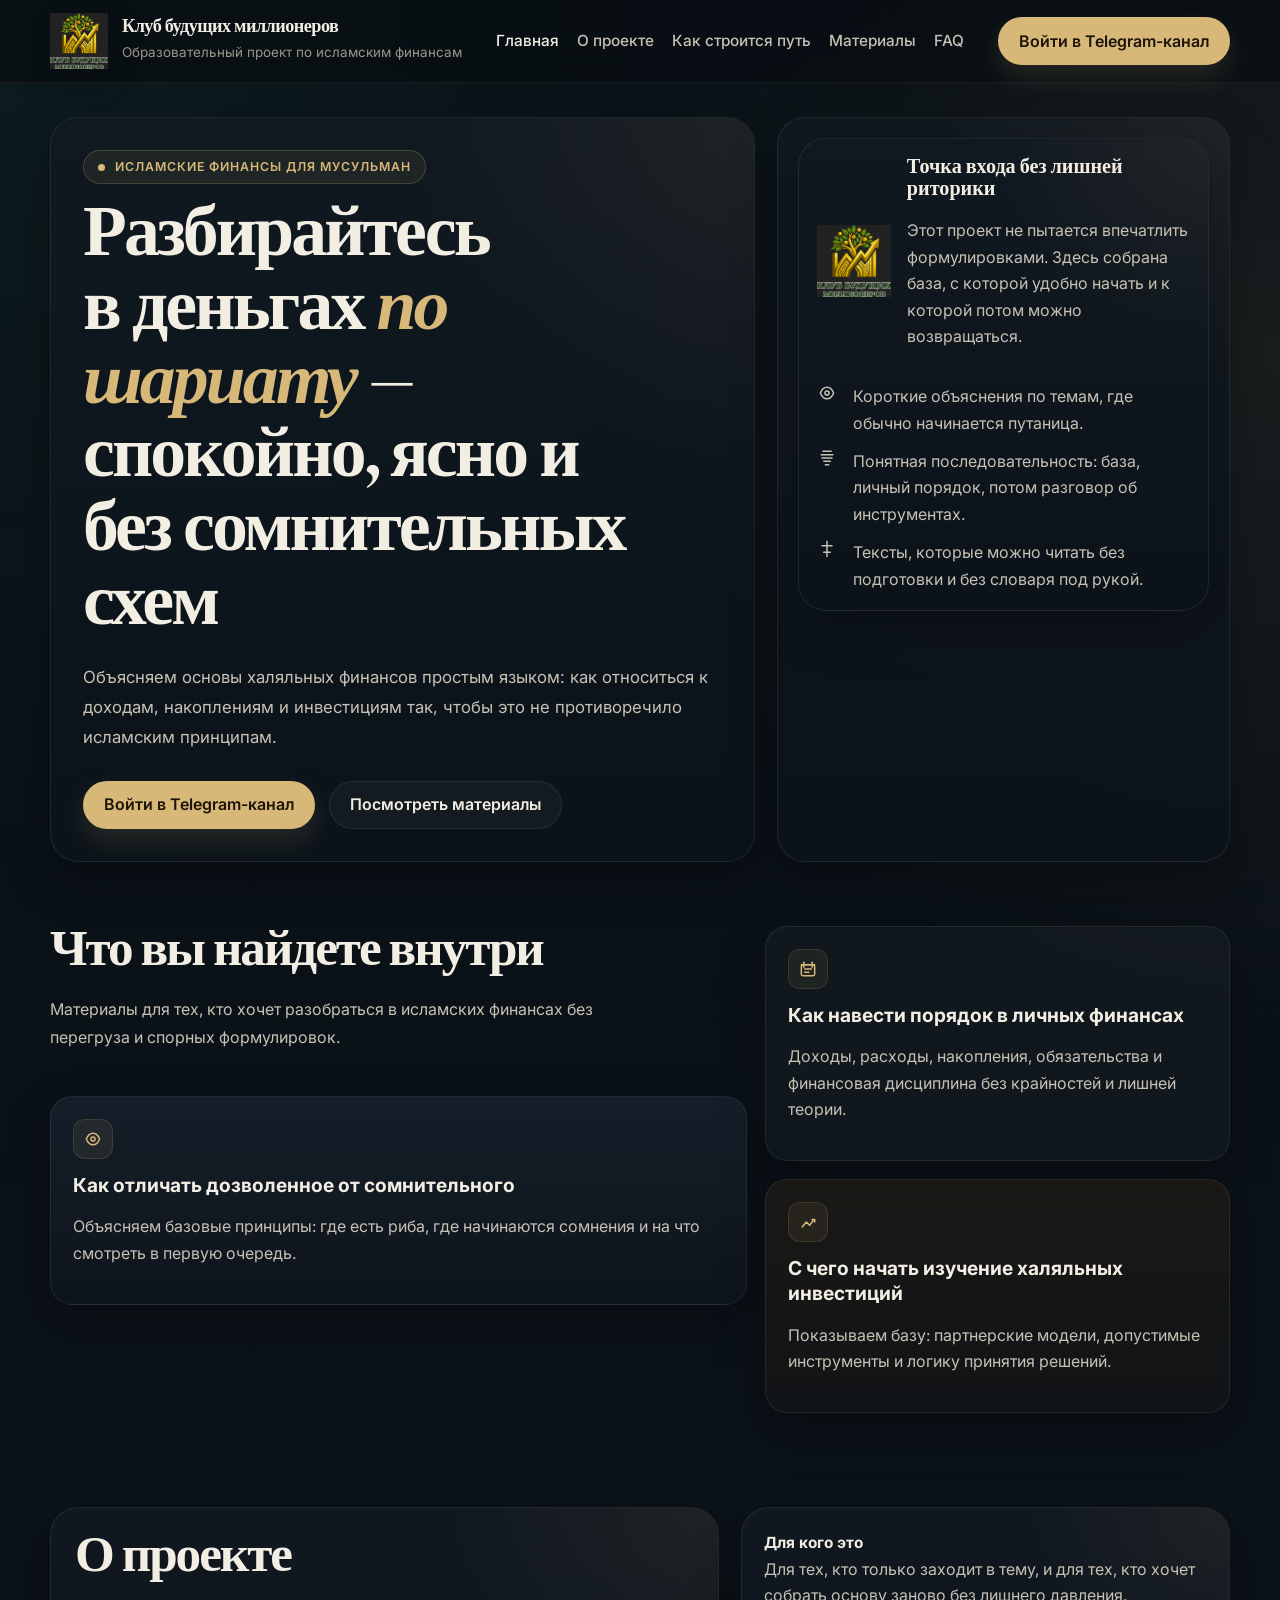
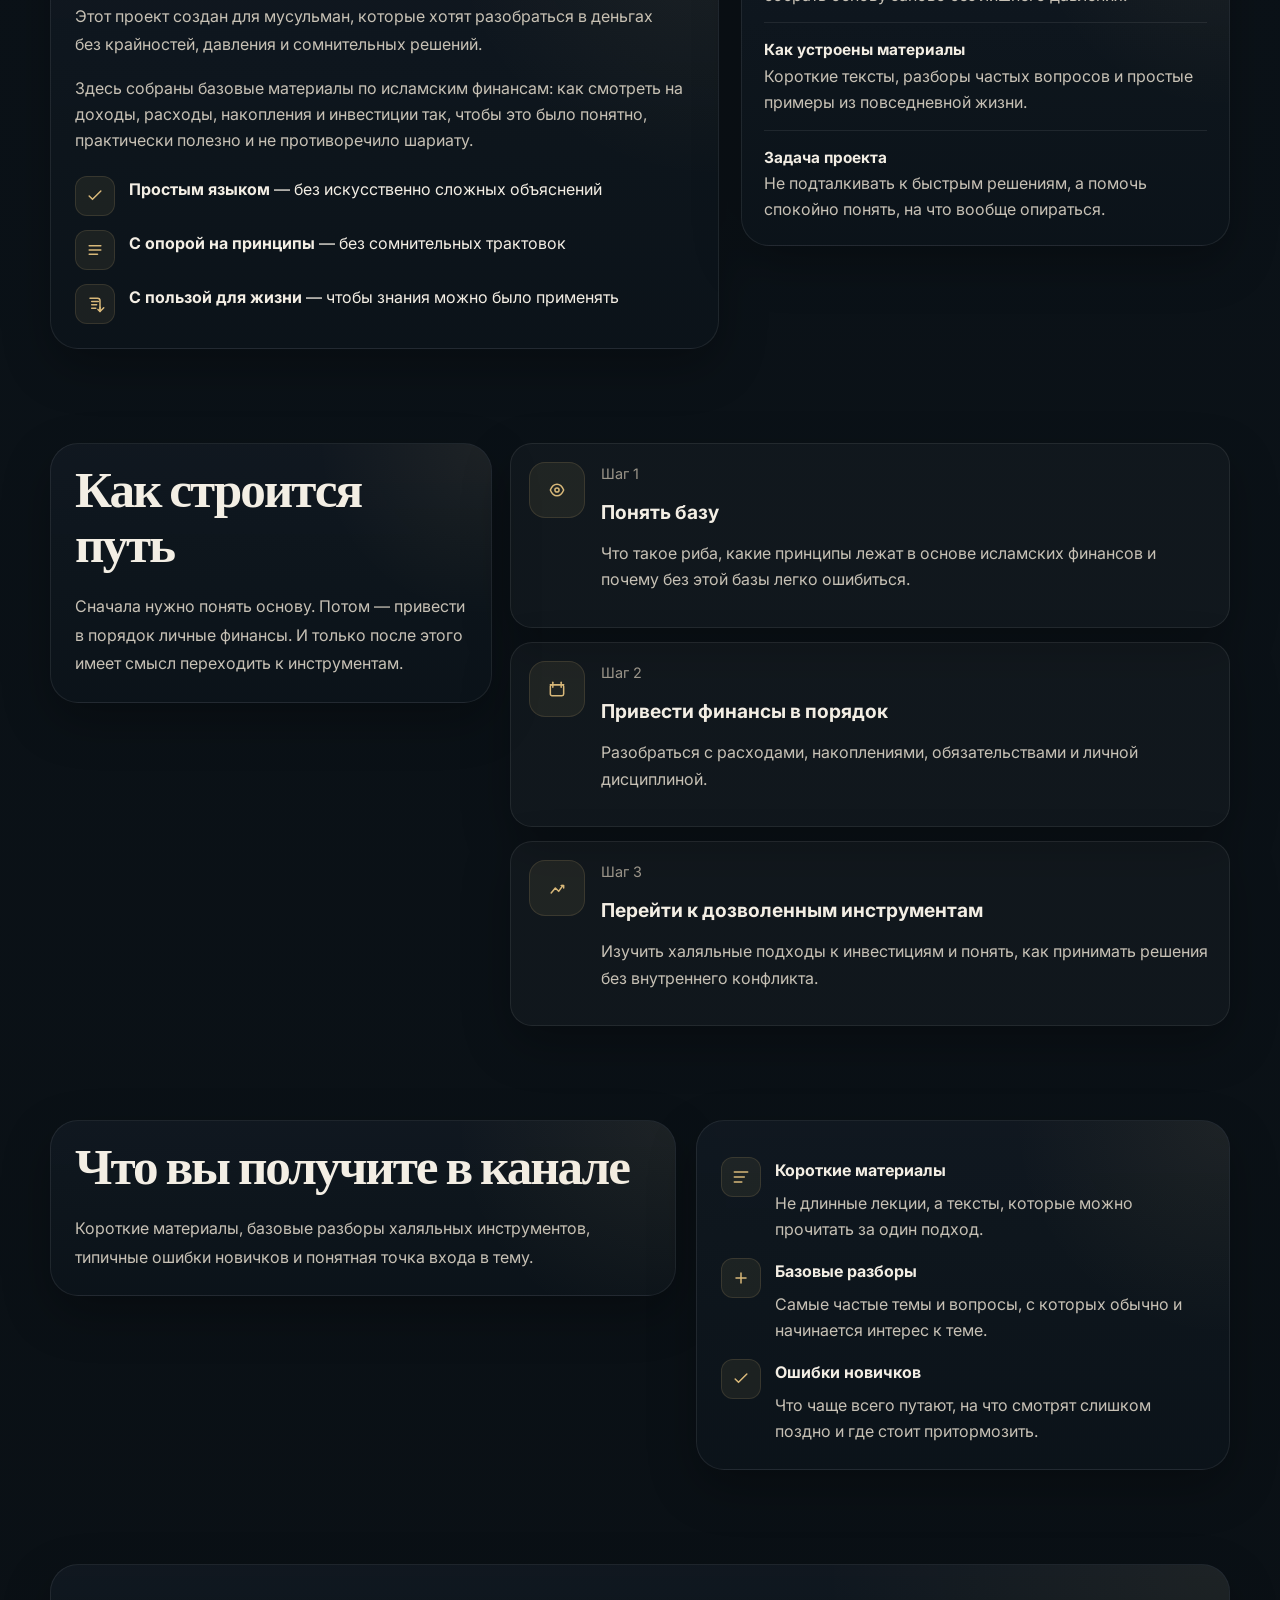
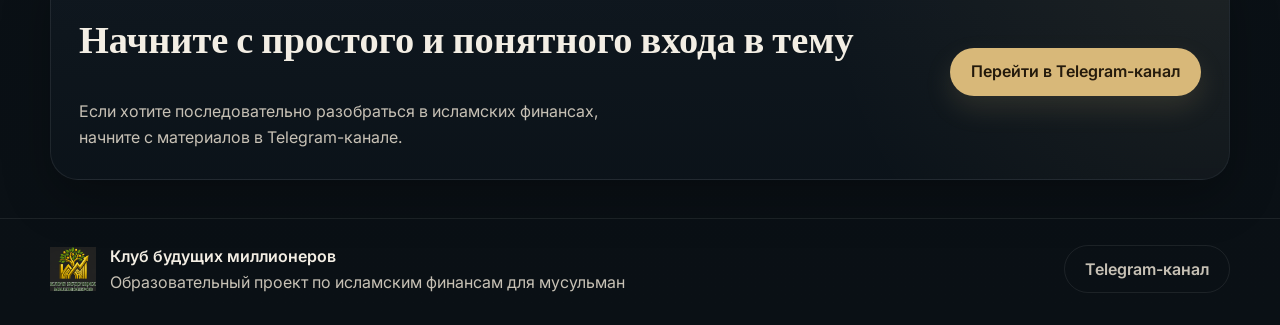
<file: index.html>
<!DOCTYPE html>
<html lang="ru">
<head>
  <meta charset="UTF-8">
  <meta name="viewport" content="width=device-width, initial-scale=1.0">
  <title>Клуб будущих миллионеров — исламские финансы для мусульман</title>
  <meta name="description" content="Образовательный проект по исламским финансам для мусульман: базовые материалы, FAQ и Telegram-канал.">
  <meta property="og:title" content="Клуб будущих миллионеров">
  <meta property="og:description" content="Исламские финансы для мусульман: понятная база, материалы и Telegram-канал.">
  <meta property="og:image" content="logo.png">
  <meta property="og:type" content="website">
  <link rel="icon" href="logo.png">
  <link rel="preconnect" href="https://fonts.googleapis.com">
  <link rel="preconnect" href="https://fonts.gstatic.com" crossorigin>
  <link href="https://fonts.googleapis.com/css2?family=Inter:wght@400;500;600;700&family=Newsreader:opsz,wght@6..72,500;6..72,600&display=swap" rel="stylesheet">
  <link rel="stylesheet" href="style.css">
</head>
<body>
  <header class="site-header">
    <div class="container">
      <div class="nav">
        <a class="brand" href="index.html" aria-label="На главную">
          <img class="brand__logo" src="logo.png" alt="Логотип Клуба будущих миллионеров">
          <div class="brand__copy">
            <div class="brand__title">Клуб будущих миллионеров</div>
            <div class="brand__subtitle">Образовательный проект по исламским финансам</div>
          </div>
        </a>
        <nav class="nav__menu" aria-label="Основная навигация">
          <a class="is-active" href="index.html">Главная</a>
          <a href="about.html">О проекте</a>
          <a href="path.html">Как строится путь</a>
          <a href="materials.html">Материалы</a>
          <a href="faq.html">FAQ</a>
        </nav>
        <div class="nav__actions">
          <a class="btn btn--primary" data-telegram-link target="_blank" rel="noopener">Войти в Telegram-канал</a>
          <button class="nav-toggle" type="button" aria-label="Открыть меню" aria-expanded="false"><svg viewBox="0 0 24 24" aria-hidden="true"><path d="M5 7h14"></path><path d="M5 12h14"></path><path d="M5 17h14"></path></svg></button>
        </div>
      </div>
    </div>
  </header>

  <main>
    <section class="hero">
      <div class="container hero__grid">
        <div class="hero__copy reveal">
          <span class="eyebrow">Исламские финансы для мусульман</span>
          <h1>Разбирайтесь в деньгах <span class="accent">по шариату</span> — спокойно, ясно и без сомнительных схем</h1>
          <p class="hero__lead">Объясняем основы халяльных финансов простым языком: как относиться к доходам, накоплениям и инвестициям так, чтобы это не противоречило исламским принципам.</p>
          <div class="hero__actions">
            <a class="btn btn--primary" data-telegram-link target="_blank" rel="noopener">Войти в Telegram-канал</a>
            <a class="btn btn--secondary" href="materials.html">Посмотреть материалы</a>
          </div>
        </div>
        <aside class="hero__aside reveal">
          <div class="snapshot">
            <div class="snapshot__row">
              <img class="snapshot__logo" src="logo.png" alt="Логотип клуба">
              <div>
                <div class="snapshot__title">Точка входа без лишней риторики</div>
                <p class="snapshot__text">Этот проект не пытается впечатлить формулировками. Здесь собрана база, с которой удобно начать и к которой потом можно возвращаться.</p>
              </div>
            </div>
            <ul class="snapshot__list">
              <li>
                <span class="icon-line" aria-hidden="true"><svg viewBox="0 0 24 24"><path d="M4 12c2-5 5-7 8-7s6 2 8 7c-2 5-5 7-8 7s-6-2-8-7Z"></path><circle cx="12" cy="12" r="2.5"></circle></svg></span>
                <span>Короткие объяснения по темам, где обычно начинается путаница.</span>
              </li>
              <li>
                <span class="icon-line" aria-hidden="true"><svg viewBox="0 0 24 24"><path d="M7 4h10"></path><path d="M5 8h14"></path><path d="M6 12h12"></path><path d="M8 16h8"></path><path d="M10 20h4"></path></svg></span>
                <span>Понятная последовательность: база, личный порядок, потом разговор об инструментах.</span>
              </li>
              <li>
                <span class="icon-line" aria-hidden="true"><svg viewBox="0 0 24 24"><path d="M12 3v18"></path><path d="M6 8h12"></path><path d="M8 16h8"></path></svg></span>
                <span>Тексты, которые можно читать без подготовки и без словаря под рукой.</span>
              </li>
            </ul>
          </div>
        </aside>
      </div>
    </section>

    <section class="section section--tight">
      <div class="container inside-grid">
        <div class="inside-feature">
          <div class="section-head reveal">
            <h2 class="section-title">Что вы найдете внутри</h2>
            <p class="section-subtitle">Материалы для тех, кто хочет разобраться в исламских финансах без перегруза и спорных формулировок.</p>
          </div>
          <article class="card card--feature reveal">
            <div class="card__icon" aria-hidden="true">
              <svg viewBox="0 0 24 24"><path d="M4 12c2-5 5-7 8-7s6 2 8 7c-2 5-5 7-8 7s-6-2-8-7Z"></path><circle cx="12" cy="12" r="2.5"></circle></svg>
            </div>
            <h3>Как отличать дозволенное от сомнительного</h3>
            <p>Объясняем базовые принципы: где есть риба, где начинаются сомнения и на что смотреть в первую очередь.</p>
          </article>
        </div>
        <div class="inside-stack">
          <article class="card reveal">
            <div class="card__icon" aria-hidden="true">
              <svg viewBox="0 0 24 24"><path d="M4 7h16"></path><path d="M7 4v6"></path><path d="M17 4v6"></path><rect x="4" y="7" width="16" height="13" rx="2"></rect><path d="M8 12h8"></path><path d="M8 16h5"></path></svg>
            </div>
            <h3>Как навести порядок в личных финансах</h3>
            <p>Доходы, расходы, накопления, обязательства и финансовая дисциплина без крайностей и лишней теории.</p>
          </article>
          <article class="card card--sand reveal">
            <div class="card__icon" aria-hidden="true">
              <svg viewBox="0 0 24 24"><path d="M5 18 10 12l4 4 5-7"></path><path d="M17 9h3v3"></path></svg>
            </div>
            <h3>С чего начать изучение халяльных инвестиций</h3>
            <p>Показываем базу: партнерские модели, допустимые инструменты и логику принятия решений.</p>
          </article>
        </div>
      </div>
    </section>

    <section class="section">
      <div class="container about-layout">
        <div class="copy-block reveal">
          <div class="section-head" style="margin-bottom:0">
            <h2 class="section-title">О проекте</h2>
            <p class="section-subtitle">Этот проект создан для мусульман, которые хотят разобраться в деньгах без крайностей, давления и сомнительных решений.</p>
          </div>
          <p>Здесь собраны базовые материалы по исламским финансам: как смотреть на доходы, расходы, накопления и инвестиции так, чтобы это было понятно, практически полезно и не противоречило шариату.</p>
          <ul class="point-list">
            <li>
              <span class="icon-line" aria-hidden="true"><svg viewBox="0 0 24 24"><path d="m5 12 4 4L19 6"></path></svg></span>
              <span><strong>Простым языком</strong> — без искусственно сложных объяснений</span>
            </li>
            <li>
              <span class="icon-line" aria-hidden="true"><svg viewBox="0 0 24 24"><path d="M5 7h14"></path><path d="M5 12h14"></path><path d="M5 17h10"></path></svg></span>
              <span><strong>С опорой на принципы</strong> — без сомнительных трактовок</span>
            </li>
            <li>
              <span class="icon-line" aria-hidden="true"><svg viewBox="0 0 24 24"><path d="M6 5h9a3 3 0 0 1 3 3v11"></path><path d="M8 9h8"></path><path d="M8 13h6"></path><path d="M8 17h5"></path><path d="M18 16v5"></path><path d="M15.5 18.5 18 21l4.5-4.5"></path></svg></span>
              <span><strong>С пользой для жизни</strong> — чтобы знания можно было применять</span>
            </li>
          </ul>
        </div>
        <aside class="rail reveal">
          <div class="rail__item">
            <strong>Для кого это</strong>
            <span>Для тех, кто только заходит в тему, и для тех, кто хочет собрать основу заново без лишнего давления.</span>
          </div>
          <div class="rail__item">
            <strong>Как устроены материалы</strong>
            <span>Короткие тексты, разборы частых вопросов и простые примеры из повседневной жизни.</span>
          </div>
          <div class="rail__item">
            <strong>Задача проекта</strong>
            <span>Не подталкивать к быстрым решениям, а помочь спокойно понять, на что вообще опираться.</span>
          </div>
        </aside>
      </div>
    </section>

    <section class="section section--tight">
      <div class="container path-grid">
        <div class="path-intro panel reveal">
          <div class="section-head" style="margin-bottom:0">
            <h2 class="section-title">Как строится путь</h2>
            <p class="section-subtitle">Сначала нужно понять основу. Потом — привести в порядок личные финансы. И только после этого имеет смысл переходить к инструментам.</p>
          </div>
        </div>
        <div class="steps">
          <article class="step reveal">
            <div class="step__icon" aria-hidden="true"><svg viewBox="0 0 24 24"><path d="M4 12c2-5 5-7 8-7s6 2 8 7c-2 5-5 7-8 7s-6-2-8-7Z"></path><circle cx="12" cy="12" r="2.5"></circle></svg></div>
            <div>
              <div class="step__meta">Шаг 1</div>
              <h3>Понять базу</h3>
              <p>Что такое риба, какие принципы лежат в основе исламских финансов и почему без этой базы легко ошибиться.</p>
            </div>
          </article>
          <article class="step reveal">
            <div class="step__icon" aria-hidden="true"><svg viewBox="0 0 24 24"><path d="M4 7h16"></path><path d="M7 4v6"></path><path d="M17 4v6"></path><rect x="4" y="7" width="16" height="13" rx="2"></rect></svg></div>
            <div>
              <div class="step__meta">Шаг 2</div>
              <h3>Привести финансы в порядок</h3>
              <p>Разобраться с расходами, накоплениями, обязательствами и личной дисциплиной.</p>
            </div>
          </article>
          <article class="step reveal">
            <div class="step__icon" aria-hidden="true"><svg viewBox="0 0 24 24"><path d="M5 18 10 12l4 4 5-7"></path><path d="M17 9h3v3"></path></svg></div>
            <div>
              <div class="step__meta">Шаг 3</div>
              <h3>Перейти к дозволенным инструментам</h3>
              <p>Изучить халяльные подходы к инвестициям и понять, как принимать решения без внутреннего конфликта.</p>
            </div>
          </article>
        </div>
      </div>
    </section>

    <section class="section">
      <div class="container channel">
        <div class="channel__box reveal">
          <div class="section-head" style="margin-bottom:0">
            <h2 class="section-title">Что вы получите в канале</h2>
            <p class="section-subtitle">Короткие материалы, базовые разборы халяльных инструментов, типичные ошибки новичков и понятная точка входа в тему.</p>
          </div>
        </div>
        <div class="channel__box reveal">
          <div class="channel__items">
            <div class="channel__item">
              <span class="icon-line" aria-hidden="true"><svg viewBox="0 0 24 24"><path d="M4 6h16"></path><path d="M4 12h12"></path><path d="M4 18h9"></path></svg></span>
              <div><strong>Короткие материалы</strong><span>Не длинные лекции, а тексты, которые можно прочитать за один подход.</span></div>
            </div>
            <div class="channel__item">
              <span class="icon-line" aria-hidden="true"><svg viewBox="0 0 24 24"><path d="M6 12h12"></path><path d="M12 6v12"></path></svg></span>
              <div><strong>Базовые разборы</strong><span>Самые частые темы и вопросы, с которых обычно и начинается интерес к теме.</span></div>
            </div>
            <div class="channel__item">
              <span class="icon-line" aria-hidden="true"><svg viewBox="0 0 24 24"><path d="m5 12 4 4L19 6"></path></svg></span>
              <div><strong>Ошибки новичков</strong><span>Что чаще всего путают, на что смотрят слишком поздно и где стоит притормозить.</span></div>
            </div>
          </div>
        </div>
      </div>
    </section>

    <section class="section section--tight">
      <div class="container">
        <div class="cta-band reveal">
          <div>
            <h2>Начните с простого и понятного входа в тему</h2>
            <p>Если хотите последовательно разобраться в исламских финансах, начните с материалов в Telegram-канале.</p>
          </div>
          <a class="btn btn--primary" data-telegram-link target="_blank" rel="noopener">Перейти в Telegram-канал</a>
        </div>
      </div>
    </section>
  </main>

  <footer class="footer">
    <div class="container footer__row">
      <div class="footer__brand">
        <img src="logo.png" alt="Логотип клуба">
        <div>
          <div class="footer__name">Клуб будущих миллионеров</div>
          <div class="footer__note">Образовательный проект по исламским финансам для мусульман</div>
        </div>
      </div>
      <a class="btn btn--quiet" data-telegram-link target="_blank" rel="noopener">Telegram-канал</a>
    </div>
  </footer>

  <script src="main.js"></script>
</body>
</html>
</file>
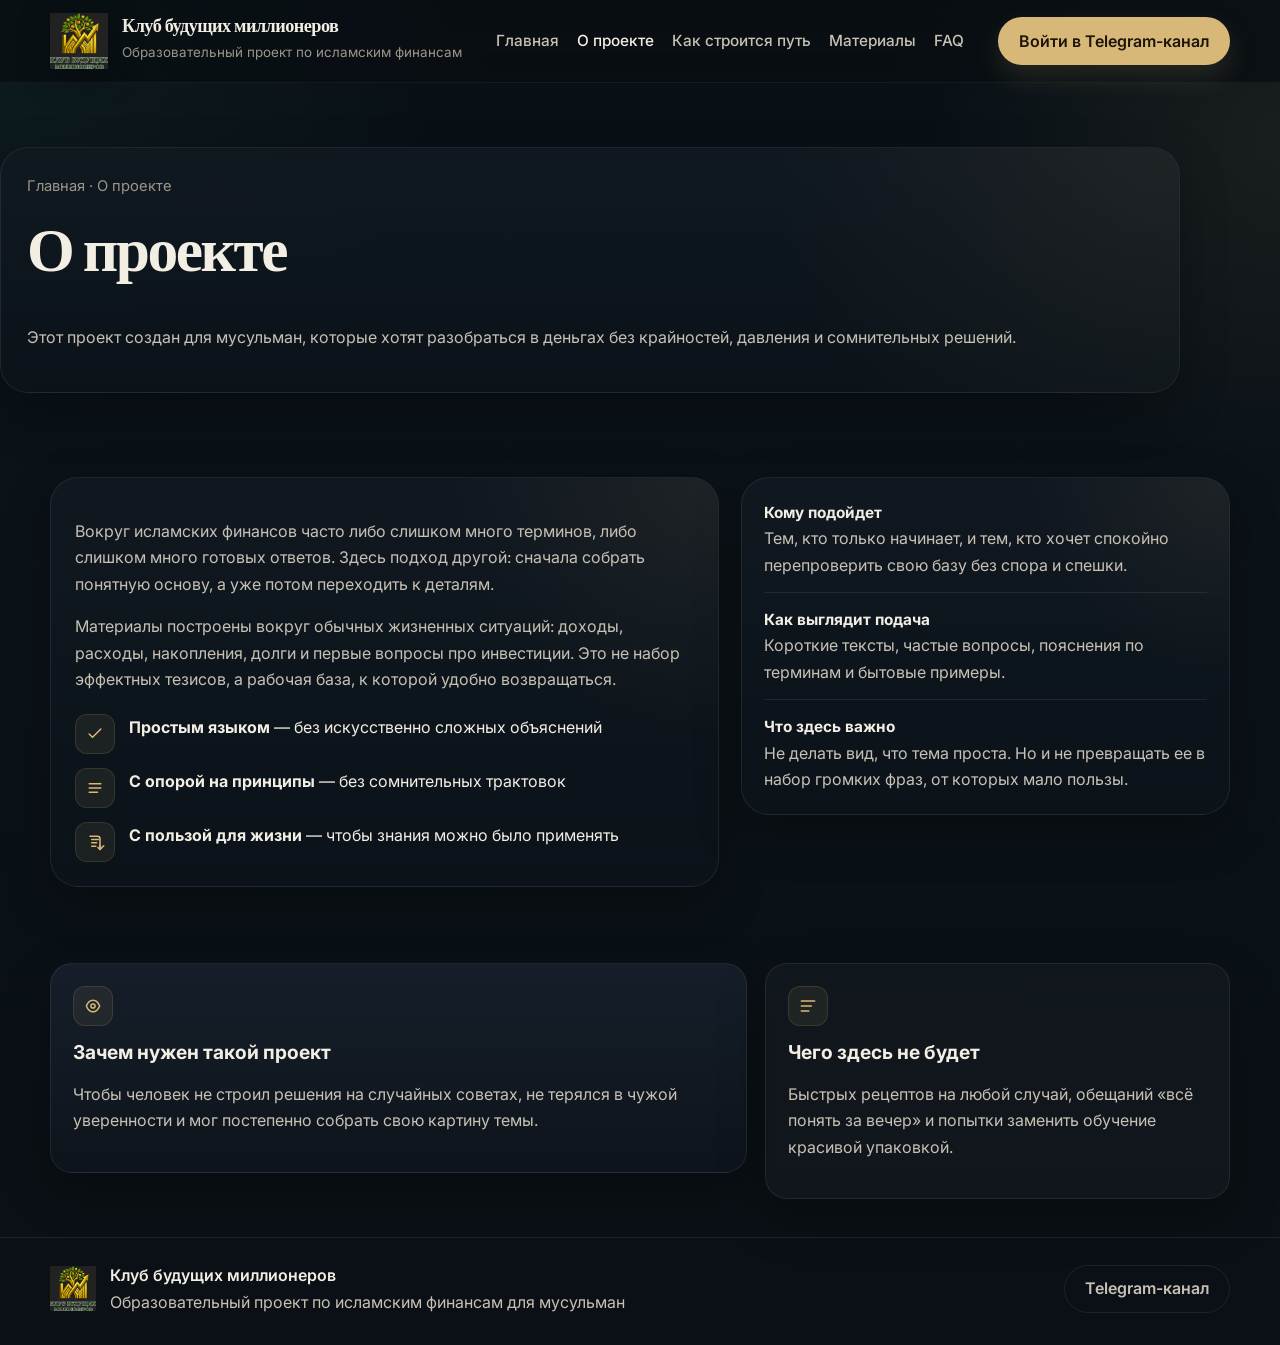
<file: about.html>
<!DOCTYPE html>
<html lang="ru">
<head>
  <meta charset="UTF-8">
  <meta name="viewport" content="width=device-width, initial-scale=1.0">
  <title>О проекте — Клуб будущих миллионеров</title>
  <meta name="description" content="О проекте: зачем он создан, кому подходит и как устроены материалы по исламским финансам.">
  <link rel="icon" href="logo.png">
  <link rel="preconnect" href="https://fonts.googleapis.com">
  <link rel="preconnect" href="https://fonts.gstatic.com" crossorigin>
  <link href="https://fonts.googleapis.com/css2?family=Inter:wght@400;500;600;700&family=Newsreader:opsz,wght@6..72,500;6..72,600&display=swap" rel="stylesheet">
  <link rel="stylesheet" href="style.css">
</head>
<body>
<header class="site-header">
  <div class="container">
    <div class="nav">
      <a class="brand" href="index.html"><img class="brand__logo" src="logo.png" alt="Логотип"><div class="brand__copy"><div class="brand__title">Клуб будущих миллионеров</div><div class="brand__subtitle">Образовательный проект по исламским финансам</div></div></a>
      <nav class="nav__menu"><a href="index.html">Главная</a><a class="is-active" href="about.html">О проекте</a><a href="path.html">Как строится путь</a><a href="materials.html">Материалы</a><a href="faq.html">FAQ</a></nav>
      <div class="nav__actions"><a class="btn btn--primary" data-telegram-link target="_blank" rel="noopener">Войти в Telegram-канал</a><button class="nav-toggle" type="button" aria-label="Открыть меню" aria-expanded="false"><svg viewBox="0 0 24 24" aria-hidden="true"><path d="M5 7h14"></path><path d="M5 12h14"></path><path d="M5 17h14"></path></svg></button></div>
    </div>
  </div>
</header>
<main>
  <section class="section section--tight">
    <div class="container page-hero reveal">
      <div class="page-hero__crumbs">Главная · О проекте</div>
      <h1>О проекте</h1>
      <p>Этот проект создан для мусульман, которые хотят разобраться в деньгах без крайностей, давления и сомнительных решений.</p>
    </div>
  </section>

  <section class="section section--tight">
    <div class="container about-layout">
      <div class="copy-block reveal">
        <p>Вокруг исламских финансов часто либо слишком много терминов, либо слишком много готовых ответов. Здесь подход другой: сначала собрать понятную основу, а уже потом переходить к деталям.</p>
        <p style="margin-top:16px">Материалы построены вокруг обычных жизненных ситуаций: доходы, расходы, накопления, долги и первые вопросы про инвестиции. Это не набор эффектных тезисов, а рабочая база, к которой удобно возвращаться.</p>
        <ul class="point-list">
          <li><span class="icon-line" aria-hidden="true"><svg viewBox="0 0 24 24"><path d="m5 12 4 4L19 6"></path></svg></span><span><strong>Простым языком</strong> — без искусственно сложных объяснений</span></li>
          <li><span class="icon-line" aria-hidden="true"><svg viewBox="0 0 24 24"><path d="M5 7h14"></path><path d="M5 12h14"></path><path d="M5 17h10"></path></svg></span><span><strong>С опорой на принципы</strong> — без сомнительных трактовок</span></li>
          <li><span class="icon-line" aria-hidden="true"><svg viewBox="0 0 24 24"><path d="M6 5h9a3 3 0 0 1 3 3v11"></path><path d="M8 9h8"></path><path d="M8 13h6"></path><path d="M8 17h5"></path><path d="M18 16v5"></path><path d="M15.5 18.5 18 21l4.5-4.5"></path></svg></span><span><strong>С пользой для жизни</strong> — чтобы знания можно было применять</span></li>
        </ul>
      </div>
      <div class="rail reveal">
        <div class="rail__item"><strong>Кому подойдет</strong><span>Тем, кто только начинает, и тем, кто хочет спокойно перепроверить свою базу без спора и спешки.</span></div>
        <div class="rail__item"><strong>Как выглядит подача</strong><span>Короткие тексты, частые вопросы, пояснения по терминам и бытовые примеры.</span></div>
        <div class="rail__item"><strong>Что здесь важно</strong><span>Не делать вид, что тема проста. Но и не превращать ее в набор громких фраз, от которых мало пользы.</span></div>
      </div>
    </div>
  </section>

  <section class="section section--tight">
    <div class="container inside-grid">
      <article class="card card--feature reveal">
        <div class="card__icon" aria-hidden="true"><svg viewBox="0 0 24 24"><path d="M4 12c2-5 5-7 8-7s6 2 8 7c-2 5-5 7-8 7s-6-2-8-7Z"></path><circle cx="12" cy="12" r="2.5"></circle></svg></div>
        <h3>Зачем нужен такой проект</h3>
        <p>Чтобы человек не строил решения на случайных советах, не терялся в чужой уверенности и мог постепенно собрать свою картину темы.</p>
      </article>
      <article class="card reveal">
        <div class="card__icon" aria-hidden="true"><svg viewBox="0 0 24 24"><path d="M4 6h16"></path><path d="M4 12h12"></path><path d="M4 18h9"></path></svg></div>
        <h3>Чего здесь не будет</h3>
        <p>Быстрых рецептов на любой случай, обещаний «всё понять за вечер» и попытки заменить обучение красивой упаковкой.</p>
      </article>
    </div>
  </section>
</main>
<footer class="footer"><div class="container footer__row"><div class="footer__brand"><img src="logo.png" alt="Логотип"><div><div class="footer__name">Клуб будущих миллионеров</div><div class="footer__note">Образовательный проект по исламским финансам для мусульман</div></div></div><a class="btn btn--quiet" data-telegram-link target="_blank" rel="noopener">Telegram-канал</a></div></footer>
<script src="main.js"></script>
</body>
</html>
</file>
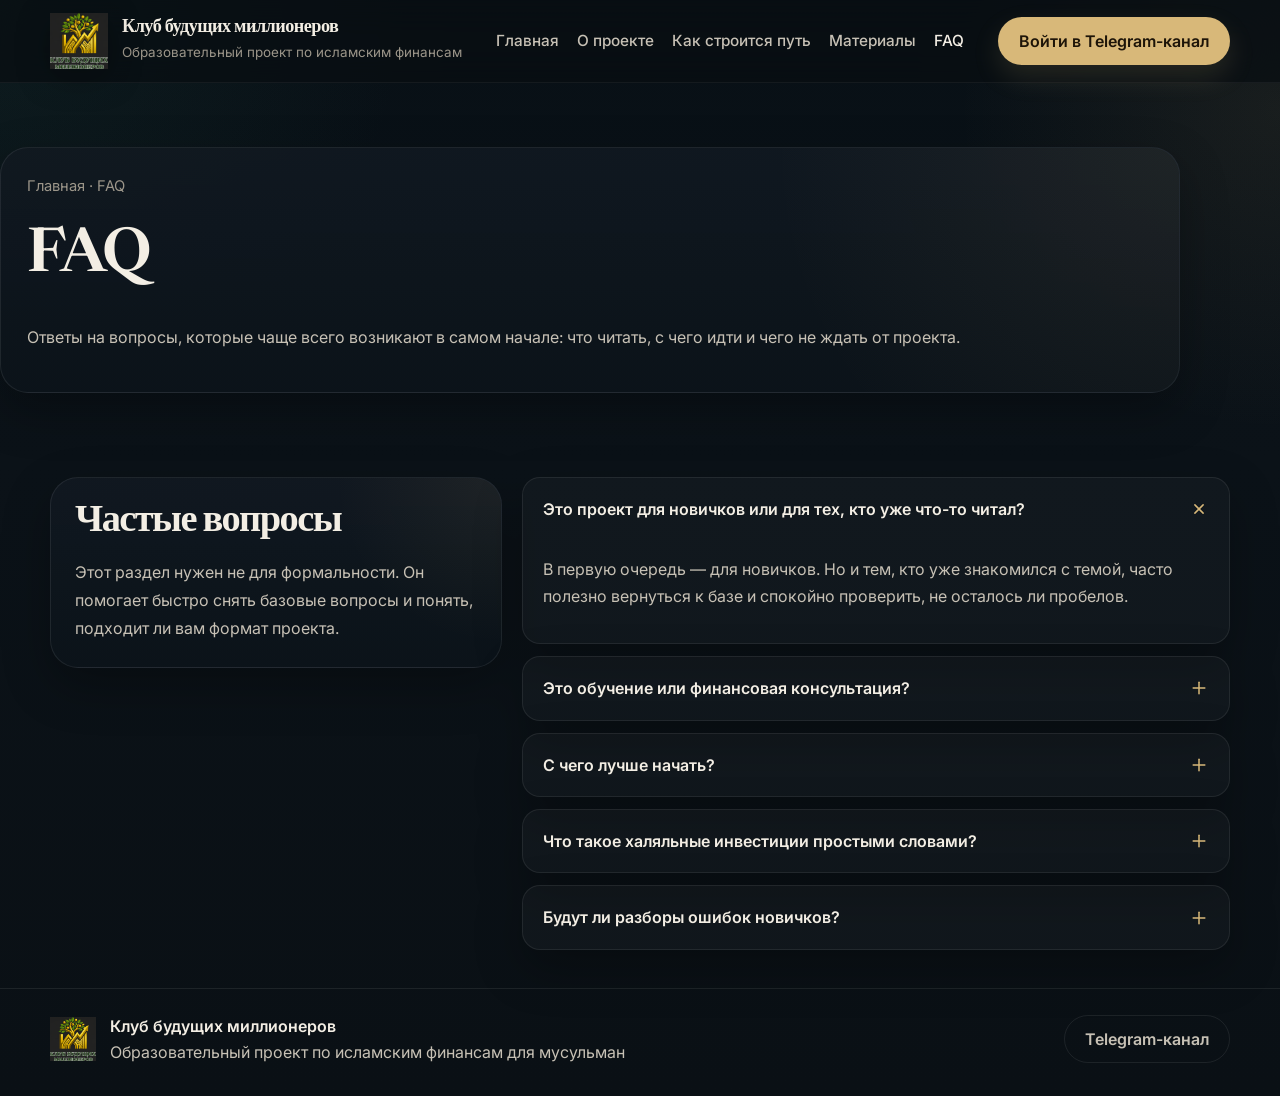
<file: faq.html>
<!DOCTYPE html>
<html lang="ru">
<head>
  <meta charset="UTF-8">
  <meta name="viewport" content="width=device-width, initial-scale=1.0">
  <title>FAQ — Клуб будущих миллионеров</title>
  <meta name="description" content="Частые вопросы об исламских финансах, проекте и формате материалов.">
  <link rel="icon" href="logo.png">
  <link rel="preconnect" href="https://fonts.googleapis.com">
  <link rel="preconnect" href="https://fonts.gstatic.com" crossorigin>
  <link href="https://fonts.googleapis.com/css2?family=Inter:wght@400;500;600;700&family=Newsreader:opsz,wght@6..72,500;6..72,600&display=swap" rel="stylesheet">
  <link rel="stylesheet" href="style.css">
</head>
<body>
<header class="site-header"><div class="container"><div class="nav"><a class="brand" href="index.html"><img class="brand__logo" src="logo.png" alt="Логотип"><div class="brand__copy"><div class="brand__title">Клуб будущих миллионеров</div><div class="brand__subtitle">Образовательный проект по исламским финансам</div></div></a><nav class="nav__menu"><a href="index.html">Главная</a><a href="about.html">О проекте</a><a href="path.html">Как строится путь</a><a href="materials.html">Материалы</a><a class="is-active" href="faq.html">FAQ</a></nav><div class="nav__actions"><a class="btn btn--primary" data-telegram-link target="_blank" rel="noopener">Войти в Telegram-канал</a><button class="nav-toggle" type="button" aria-label="Открыть меню" aria-expanded="false"><svg viewBox="0 0 24 24" aria-hidden="true"><path d="M5 7h14"></path><path d="M5 12h14"></path><path d="M5 17h14"></path></svg></button></div></div></div></header>
<main>
  <section class="section section--tight"><div class="container page-hero reveal"><div class="page-hero__crumbs">Главная · FAQ</div><h1>FAQ</h1><p>Ответы на вопросы, которые чаще всего возникают в самом начале: что читать, с чего идти и чего не ждать от проекта.</p></div></section>
  <section class="section section--tight"><div class="container faq-layout">
    <aside class="panel reveal" style="padding:24px">
      <div class="section-head" style="margin-bottom:0">
        <h2 class="section-title" style="font-size:clamp(1.8rem,3vw,2.6rem)">Частые вопросы</h2>
        <p class="section-subtitle">Этот раздел нужен не для формальности. Он помогает быстро снять базовые вопросы и понять, подходит ли вам формат проекта.</p>
      </div>
    </aside>
    <div class="faq-list">
      <div class="faq-item is-open reveal"><button class="faq-question" type="button">Это проект для новичков или для тех, кто уже что-то читал?<svg viewBox="0 0 24 24"><path d="M12 5v14"></path><path d="M5 12h14"></path></svg></button><div class="faq-answer"><p>В первую очередь — для новичков. Но и тем, кто уже знакомился с темой, часто полезно вернуться к базе и спокойно проверить, не осталось ли пробелов.</p></div></div>
      <div class="faq-item reveal"><button class="faq-question" type="button">Это обучение или финансовая консультация?<svg viewBox="0 0 24 24"><path d="M12 5v14"></path><path d="M5 12h14"></path></svg></button><div class="faq-answer"><p>Это образовательный проект. Он помогает понять логику темы и собрать ориентиры, но не заменяет индивидуальный разбор конкретной ситуации.</p></div></div>
      <div class="faq-item reveal"><button class="faq-question" type="button">С чего лучше начать?<svg viewBox="0 0 24 24"><path d="M12 5v14"></path><path d="M5 12h14"></path></svg></button><div class="faq-answer"><p>С понятия риба, базовых принципов исламских финансов и с наведения порядка в собственных деньгах. Эти вещи лучше не разрывать между собой.</p></div></div>
      <div class="faq-item reveal"><button class="faq-question" type="button">Что такое халяльные инвестиции простыми словами?<svg viewBox="0 0 24 24"><path d="M12 5v14"></path><path d="M5 12h14"></path></svg></button><div class="faq-answer"><p>Это подход, в котором важно не просто получить доход, а понимать, во что именно вы входите, на каких условиях это устроено и не противоречит ли это исламским принципам.</p></div></div>
      <div class="faq-item reveal"><button class="faq-question" type="button">Будут ли разборы ошибок новичков?<svg viewBox="0 0 24 24"><path d="M12 5v14"></path><path d="M5 12h14"></path></svg></button><div class="faq-answer"><p>Да. Это важная часть канала: где люди торопятся, что путают чаще всего и какие шаги лучше не делать раньше времени.</p></div></div>
    </div>
  </div></section>
</main>
<footer class="footer"><div class="container footer__row"><div class="footer__brand"><img src="logo.png" alt="Логотип"><div><div class="footer__name">Клуб будущих миллионеров</div><div class="footer__note">Образовательный проект по исламским финансам для мусульман</div></div></div><a class="btn btn--quiet" data-telegram-link target="_blank" rel="noopener">Telegram-канал</a></div></footer>
<script src="main.js"></script>
</body>
</html>
</file>
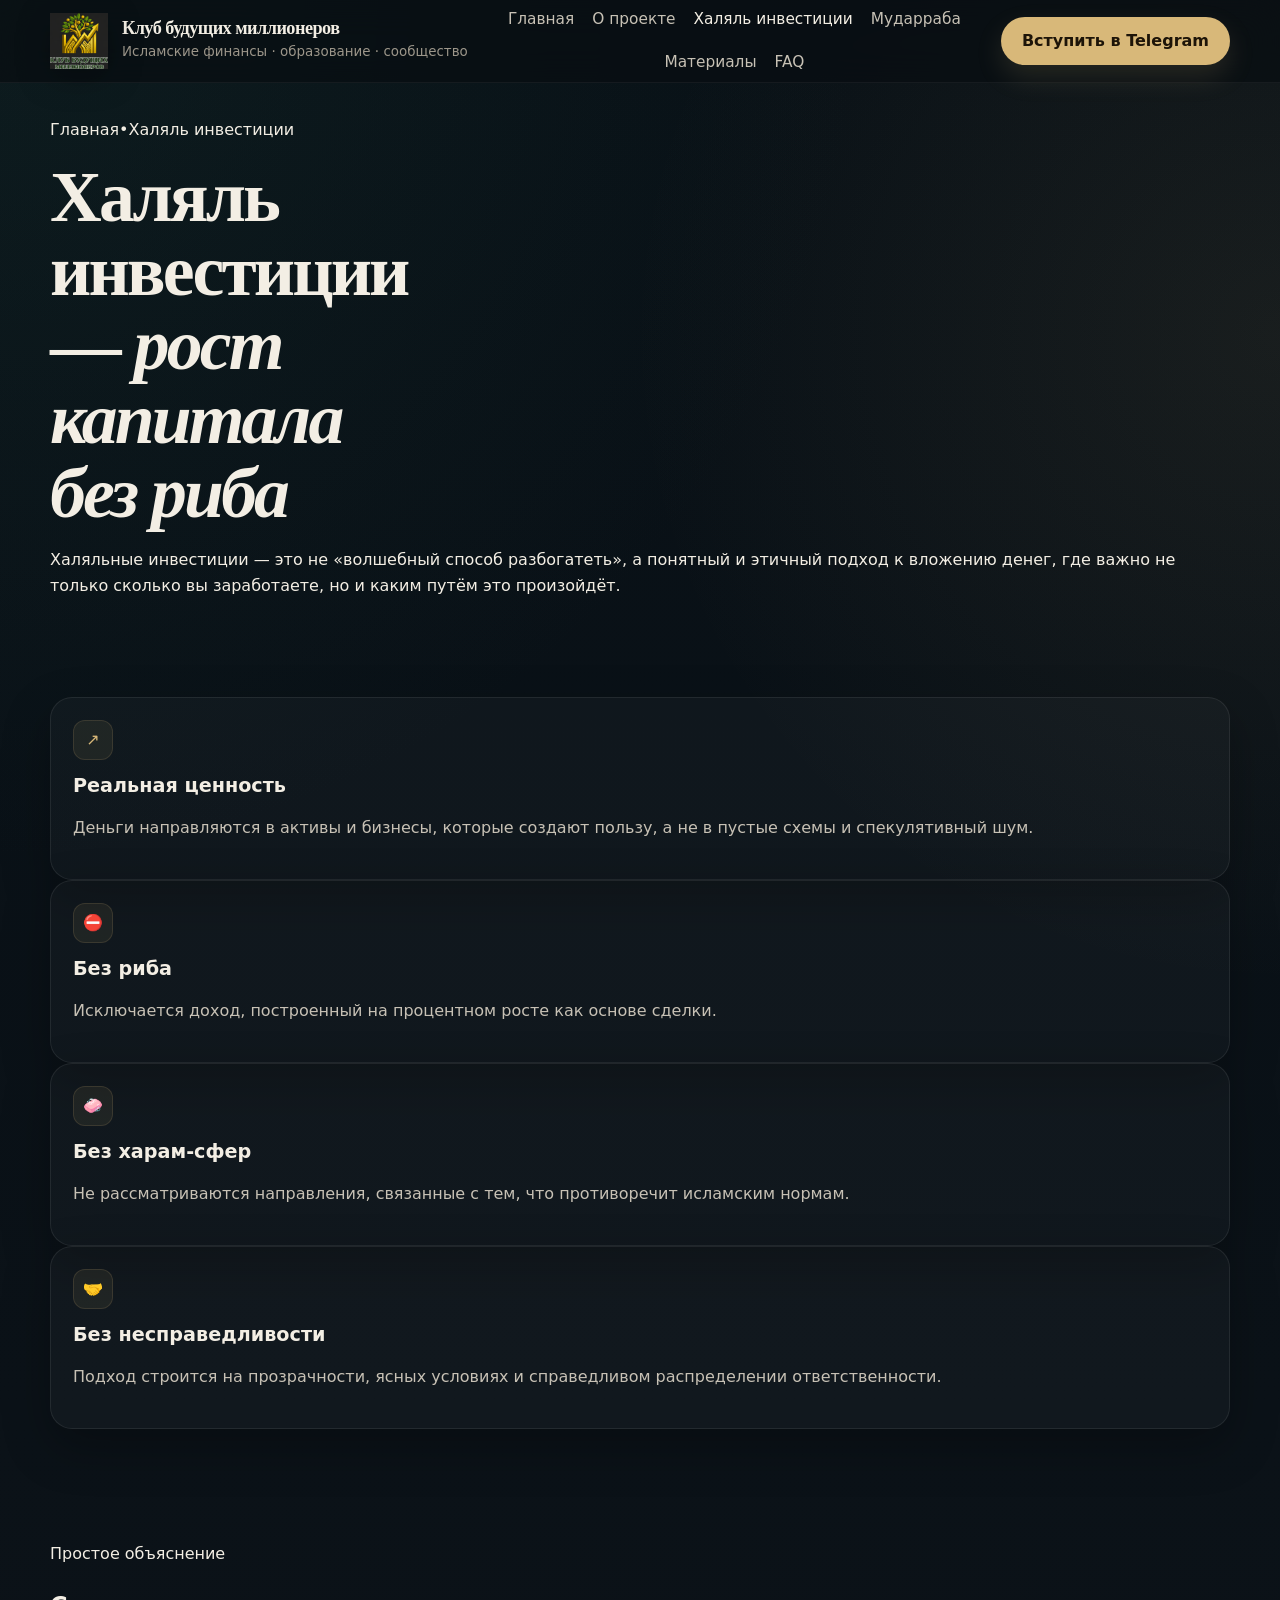
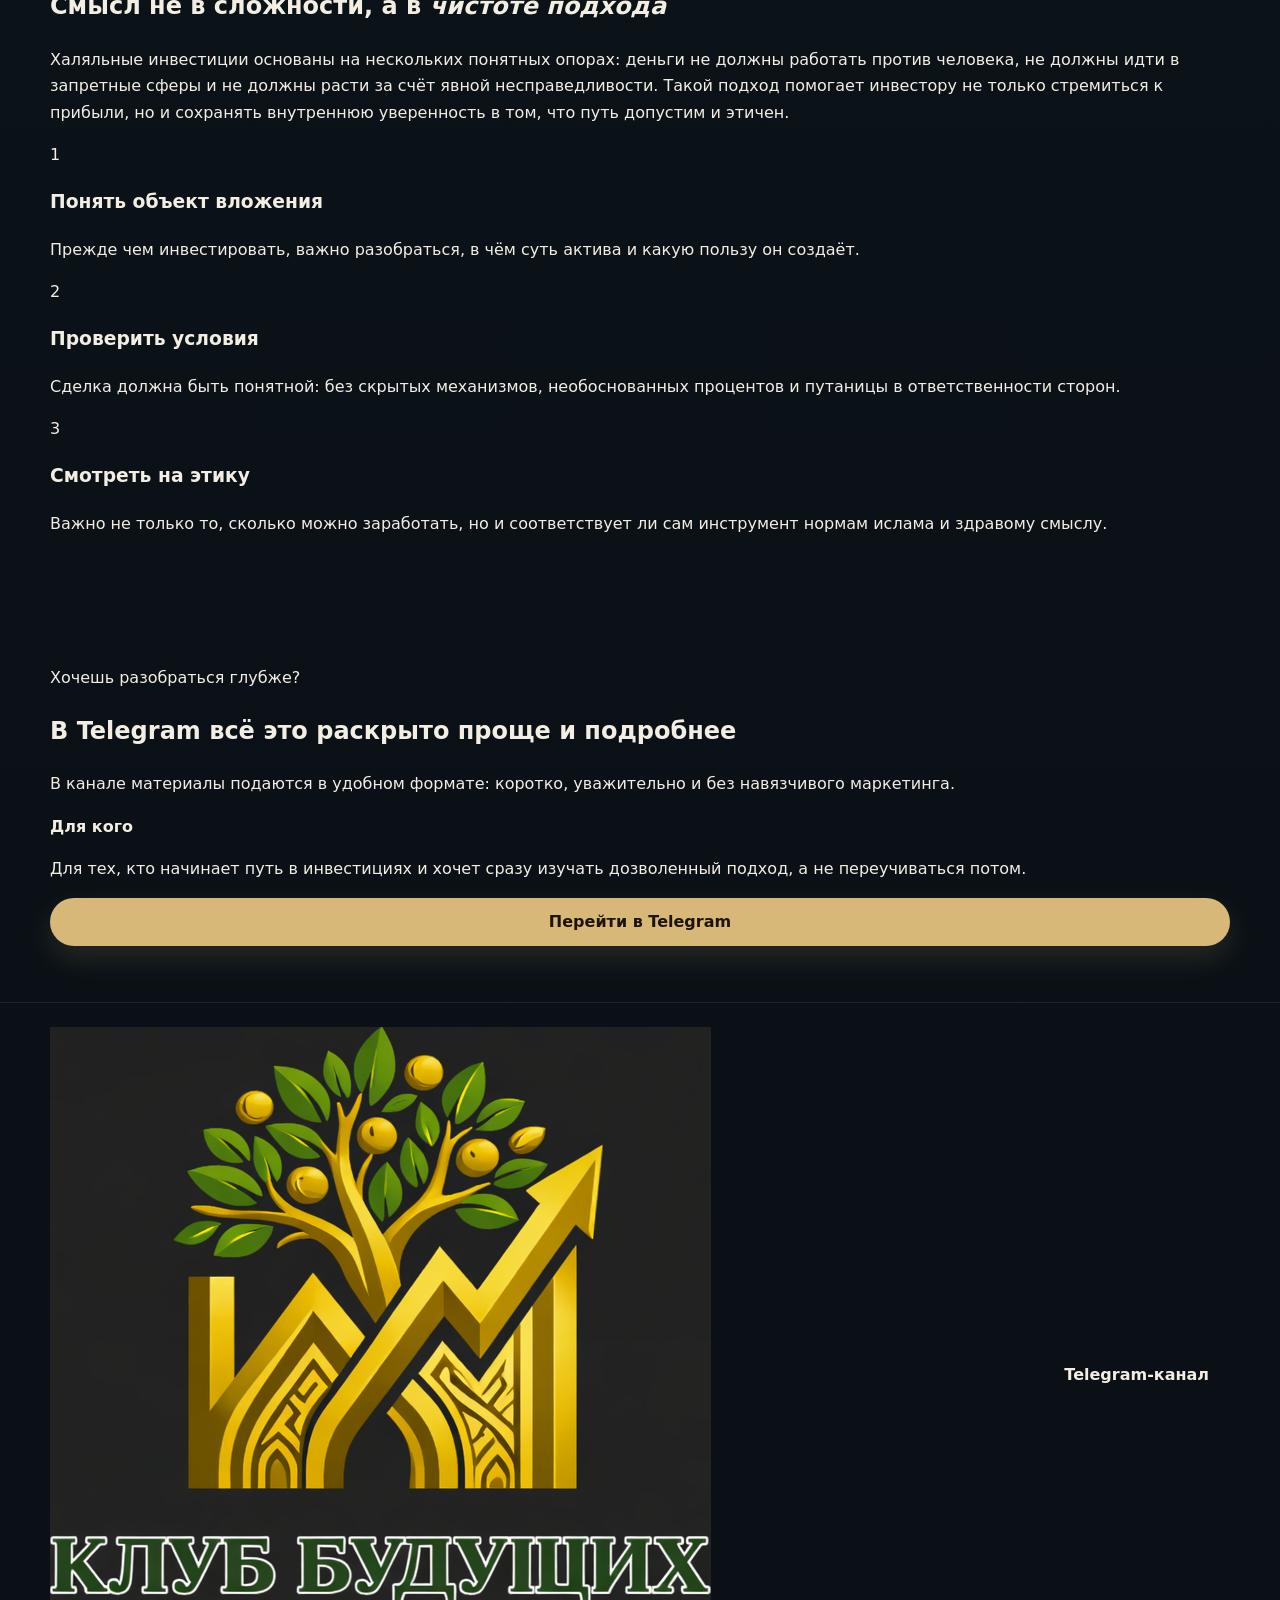
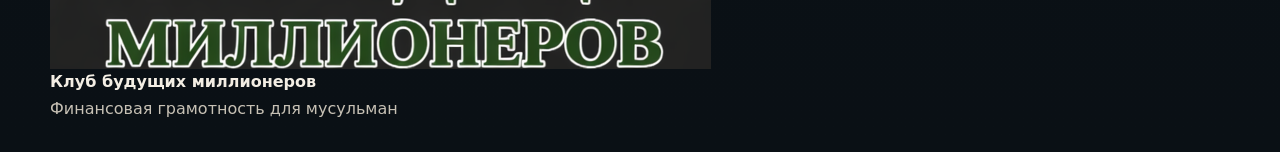
<file: halal-investments.html>
<!DOCTYPE html>
<html lang="ru">
<head>
  <meta charset="UTF-8">
  <meta name="viewport" content="width=device-width, initial-scale=1.0">
  <title>Халяль инвестиции — Клуб будущих миллионеров</title>
  <meta name="description" content="Что такое халяльные инвестиции: простое объяснение, этичные принципы, отказ от риба, харам-сфер и несправедливых схем.">
  <link rel="icon" href="logo.png">
  <link rel="preconnect" href="https://fonts.googleapis.com">
  <link rel="preconnect" href="https://fonts.gstatic.com" crossorigin>
  <link href="https://fonts.googleapis.com/css2?family=Cormorant+Garamond:wght@500;600;700&family=Tajawal:wght@400;500;700;800&display=swap" rel="stylesheet">
  <link rel="stylesheet" href="style.css">
</head>
<body>
  <header class="site-header">
    <div class="container"><div class="nav">
      <a class="brand" href="index.html"><img class="brand__logo" src="logo.png" alt="Логотип"><div class="brand__text"><div class="brand__title">Клуб будущих миллионеров</div><div class="brand__subtitle">Исламские финансы · образование · сообщество</div></div></a>
      <nav class="nav__menu" aria-label="Основная навигация">
        <a href="index.html">Главная</a><a href="about.html">О проекте</a><a class="is-active" href="halal-investments.html">Халяль инвестиции</a><a href="mudaraba.html">Мударраба</a><a href="materials.html">Материалы</a><a href="faq.html">FAQ</a>
      </nav>
      <div class="nav__actions"><a class="btn btn--primary" data-telegram-link target="_blank" rel="noopener">Вступить в Telegram</a><button class="nav-toggle" type="button" aria-label="Открыть меню">☰</button></div>
    </div></div>
  </header>

  <main>
    <section class="hero section--compact">
      <div class="container page-banner reveal">
        <div class="breadcrumbs"><a href="index.html">Главная</a><span>•</span><span>Халяль инвестиции</span></div>
        <h1>Халяль инвестиции — <em>рост капитала без риба</em></h1>
        <p>Халяльные инвестиции — это не «волшебный способ разбогатеть», а понятный и этичный подход к вложению денег, где важно не только сколько вы заработаете, но и каким путём это произойдёт.</p>
      </div>
    </section>

    <section class="section section--compact">
      <div class="container grid-4">
        <article class="card reveal"><div class="card__icon">↗</div><h3>Реальная ценность</h3><p>Деньги направляются в активы и бизнесы, которые создают пользу, а не в пустые схемы и спекулятивный шум.</p></article>
        <article class="card reveal"><div class="card__icon">⛔</div><h3>Без риба</h3><p>Исключается доход, построенный на процентном росте как основе сделки.</p></article>
        <article class="card reveal"><div class="card__icon">🧼</div><h3>Без харам-сфер</h3><p>Не рассматриваются направления, связанные с тем, что противоречит исламским нормам.</p></article>
        <article class="card reveal"><div class="card__icon">🤝</div><h3>Без несправедливости</h3><p>Подход строится на прозрачности, ясных условиях и справедливом распределении ответственности.</p></article>
      </div>
    </section>

    <section class="section">
      <div class="container split">
        <div class="section__head reveal">
          <span class="section__eyebrow">Простое объяснение</span>
          <h2 class="section__title">Смысл не в сложности, а в <em>чистоте подхода</em></h2>
          <p class="section__lead">Халяльные инвестиции основаны на нескольких понятных опорах: деньги не должны работать против человека, не должны идти в запретные сферы и не должны расти за счёт явной несправедливости. Такой подход помогает инвестору не только стремиться к прибыли, но и сохранять внутреннюю уверенность в том, что путь допустим и этичен.</p>
        </div>
        <div class="timeline reveal">
          <article class="timeline-item"><div class="timeline-step">1</div><div><h3>Понять объект вложения</h3><p>Прежде чем инвестировать, важно разобраться, в чём суть актива и какую пользу он создаёт.</p></div></article>
          <article class="timeline-item"><div class="timeline-step">2</div><div><h3>Проверить условия</h3><p>Сделка должна быть понятной: без скрытых механизмов, необоснованных процентов и путаницы в ответственности сторон.</p></div></article>
          <article class="timeline-item"><div class="timeline-step">3</div><div><h3>Смотреть на этику</h3><p>Важно не только то, сколько можно заработать, но и соответствует ли сам инструмент нормам ислама и здравому смыслу.</p></div></article>
        </div>
      </div>
    </section>

    <section class="section section--compact">
      <div class="container cta-panel reveal">
        <div>
          <span class="section__eyebrow">Хочешь разобраться глубже?</span>
          <h2>В Telegram всё это раскрыто проще и подробнее</h2>
          <p>В канале материалы подаются в удобном формате: коротко, уважительно и без навязчивого маркетинга.</p>
        </div>
        <div class="cta-panel__box"><strong>Для кого</strong><p>Для тех, кто начинает путь в инвестициях и хочет сразу изучать дозволенный подход, а не переучиваться потом.</p><a class="btn btn--primary btn--full" data-telegram-link target="_blank" rel="noopener">Перейти в Telegram</a></div>
      </div>
    </section>
  </main>

  <footer class="footer"><div class="container footer__row"><div class="footer__mini"><img src="logo.png" alt="Логотип"><div><div class="footer__name">Клуб будущих миллионеров</div><div class="footer__note">Финансовая грамотность для мусульман</div></div></div><a class="btn btn--ghost" data-telegram-link target="_blank" rel="noopener">Telegram-канал</a></div></footer>
  <script src="main.js"></script>
</body>
</html>
</file>
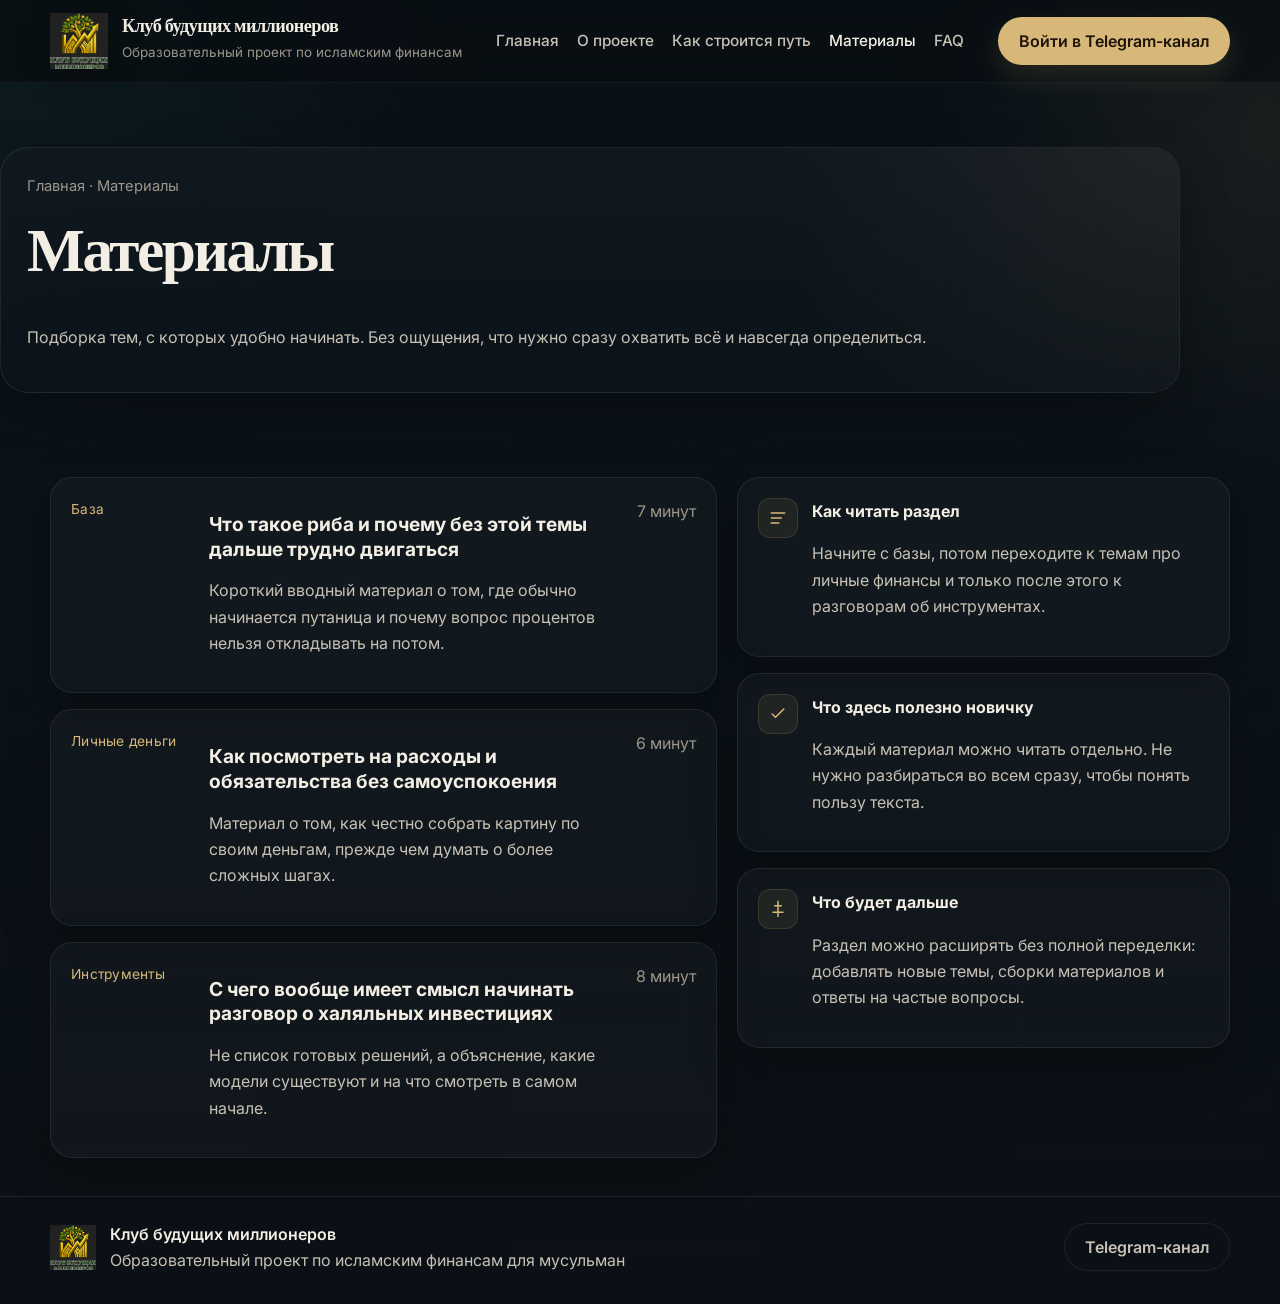
<file: materials.html>
<!DOCTYPE html>
<html lang="ru">
<head>
  <meta charset="UTF-8">
  <meta name="viewport" content="width=device-width, initial-scale=1.0">
  <title>Материалы — Клуб будущих миллионеров</title>
  <meta name="description" content="Материалы по исламским финансам: базовые темы, стартовые разборы и вопросы, с которых удобно входить в тему.">
  <link rel="icon" href="logo.png">
  <link rel="preconnect" href="https://fonts.googleapis.com">
  <link rel="preconnect" href="https://fonts.gstatic.com" crossorigin>
  <link href="https://fonts.googleapis.com/css2?family=Inter:wght@400;500;600;700&family=Newsreader:opsz,wght@6..72,500;6..72,600&display=swap" rel="stylesheet">
  <link rel="stylesheet" href="style.css">
</head>
<body>
<header class="site-header"><div class="container"><div class="nav"><a class="brand" href="index.html"><img class="brand__logo" src="logo.png" alt="Логотип"><div class="brand__copy"><div class="brand__title">Клуб будущих миллионеров</div><div class="brand__subtitle">Образовательный проект по исламским финансам</div></div></a><nav class="nav__menu"><a href="index.html">Главная</a><a href="about.html">О проекте</a><a href="path.html">Как строится путь</a><a class="is-active" href="materials.html">Материалы</a><a href="faq.html">FAQ</a></nav><div class="nav__actions"><a class="btn btn--primary" data-telegram-link target="_blank" rel="noopener">Войти в Telegram-канал</a><button class="nav-toggle" type="button" aria-label="Открыть меню" aria-expanded="false"><svg viewBox="0 0 24 24" aria-hidden="true"><path d="M5 7h14"></path><path d="M5 12h14"></path><path d="M5 17h14"></path></svg></button></div></div></div></header>
<main>
  <section class="section section--tight"><div class="container page-hero reveal"><div class="page-hero__crumbs">Главная · Материалы</div><h1>Материалы</h1><p>Подборка тем, с которых удобно начинать. Без ощущения, что нужно сразу охватить всё и навсегда определиться.</p></div></section>
  <section class="section section--tight"><div class="container material-layout">
    <div class="editorial-grid">
      <article class="editorial-item reveal"><div class="editorial-item__tag">База</div><div><h3>Что такое риба и почему без этой темы дальше трудно двигаться</h3><p>Короткий вводный материал о том, где обычно начинается путаница и почему вопрос процентов нельзя откладывать на потом.</p></div><div class="editorial-item__meta">7 минут</div></article>
      <article class="editorial-item reveal"><div class="editorial-item__tag">Личные деньги</div><div><h3>Как посмотреть на расходы и обязательства без самоуспокоения</h3><p>Материал о том, как честно собрать картину по своим деньгам, прежде чем думать о более сложных шагах.</p></div><div class="editorial-item__meta">6 минут</div></article>
      <article class="editorial-item reveal"><div class="editorial-item__tag">Инструменты</div><div><h3>С чего вообще имеет смысл начинать разговор о халяльных инвестициях</h3><p>Не список готовых решений, а объяснение, какие модели существуют и на что смотреть в самом начале.</p></div><div class="editorial-item__meta">8 минут</div></article>
    </div>
    <aside class="material-stack">
      <div class="material-stack__item reveal"><span class="icon-line" aria-hidden="true"><svg viewBox="0 0 24 24"><path d="M4 6h16"></path><path d="M4 12h12"></path><path d="M4 18h9"></path></svg></span><div><strong>Как читать раздел</strong><p>Начните с базы, потом переходите к темам про личные финансы и только после этого к разговорам об инструментах.</p></div></div>
      <div class="material-stack__item reveal"><span class="icon-line" aria-hidden="true"><svg viewBox="0 0 24 24"><path d="m5 12 4 4L19 6"></path></svg></span><div><strong>Что здесь полезно новичку</strong><p>Каждый материал можно читать отдельно. Не нужно разбираться во всем сразу, чтобы понять пользу текста.</p></div></div>
      <div class="material-stack__item reveal"><span class="icon-line" aria-hidden="true"><svg viewBox="0 0 24 24"><path d="M12 3v18"></path><path d="M8 8h8"></path><path d="M6 16h12"></path></svg></span><div><strong>Что будет дальше</strong><p>Раздел можно расширять без полной переделки: добавлять новые темы, сборки материалов и ответы на частые вопросы.</p></div></div>
    </aside>
  </div></section>
</main>
<footer class="footer"><div class="container footer__row"><div class="footer__brand"><img src="logo.png" alt="Логотип"><div><div class="footer__name">Клуб будущих миллионеров</div><div class="footer__note">Образовательный проект по исламским финансам для мусульман</div></div></div><a class="btn btn--quiet" data-telegram-link target="_blank" rel="noopener">Telegram-канал</a></div></footer>
<script src="main.js"></script>
</body>
</html>
</file>
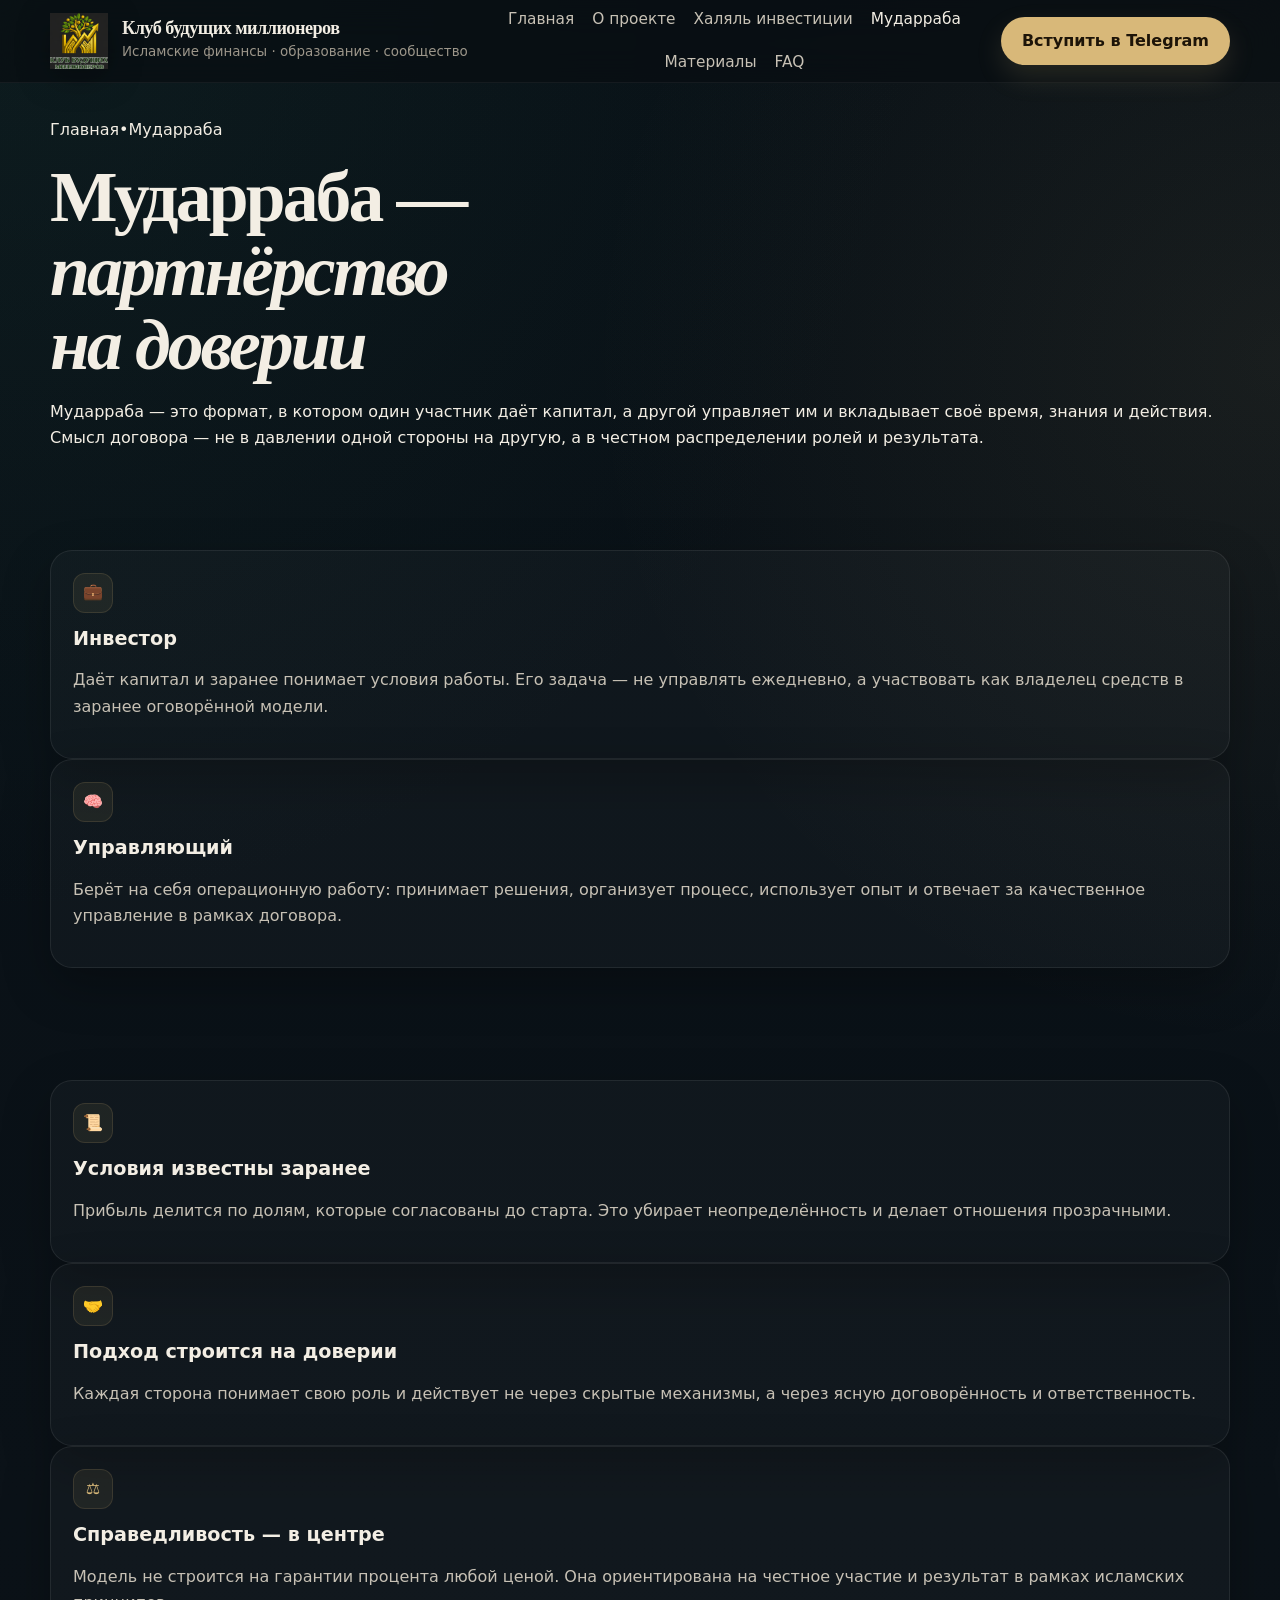
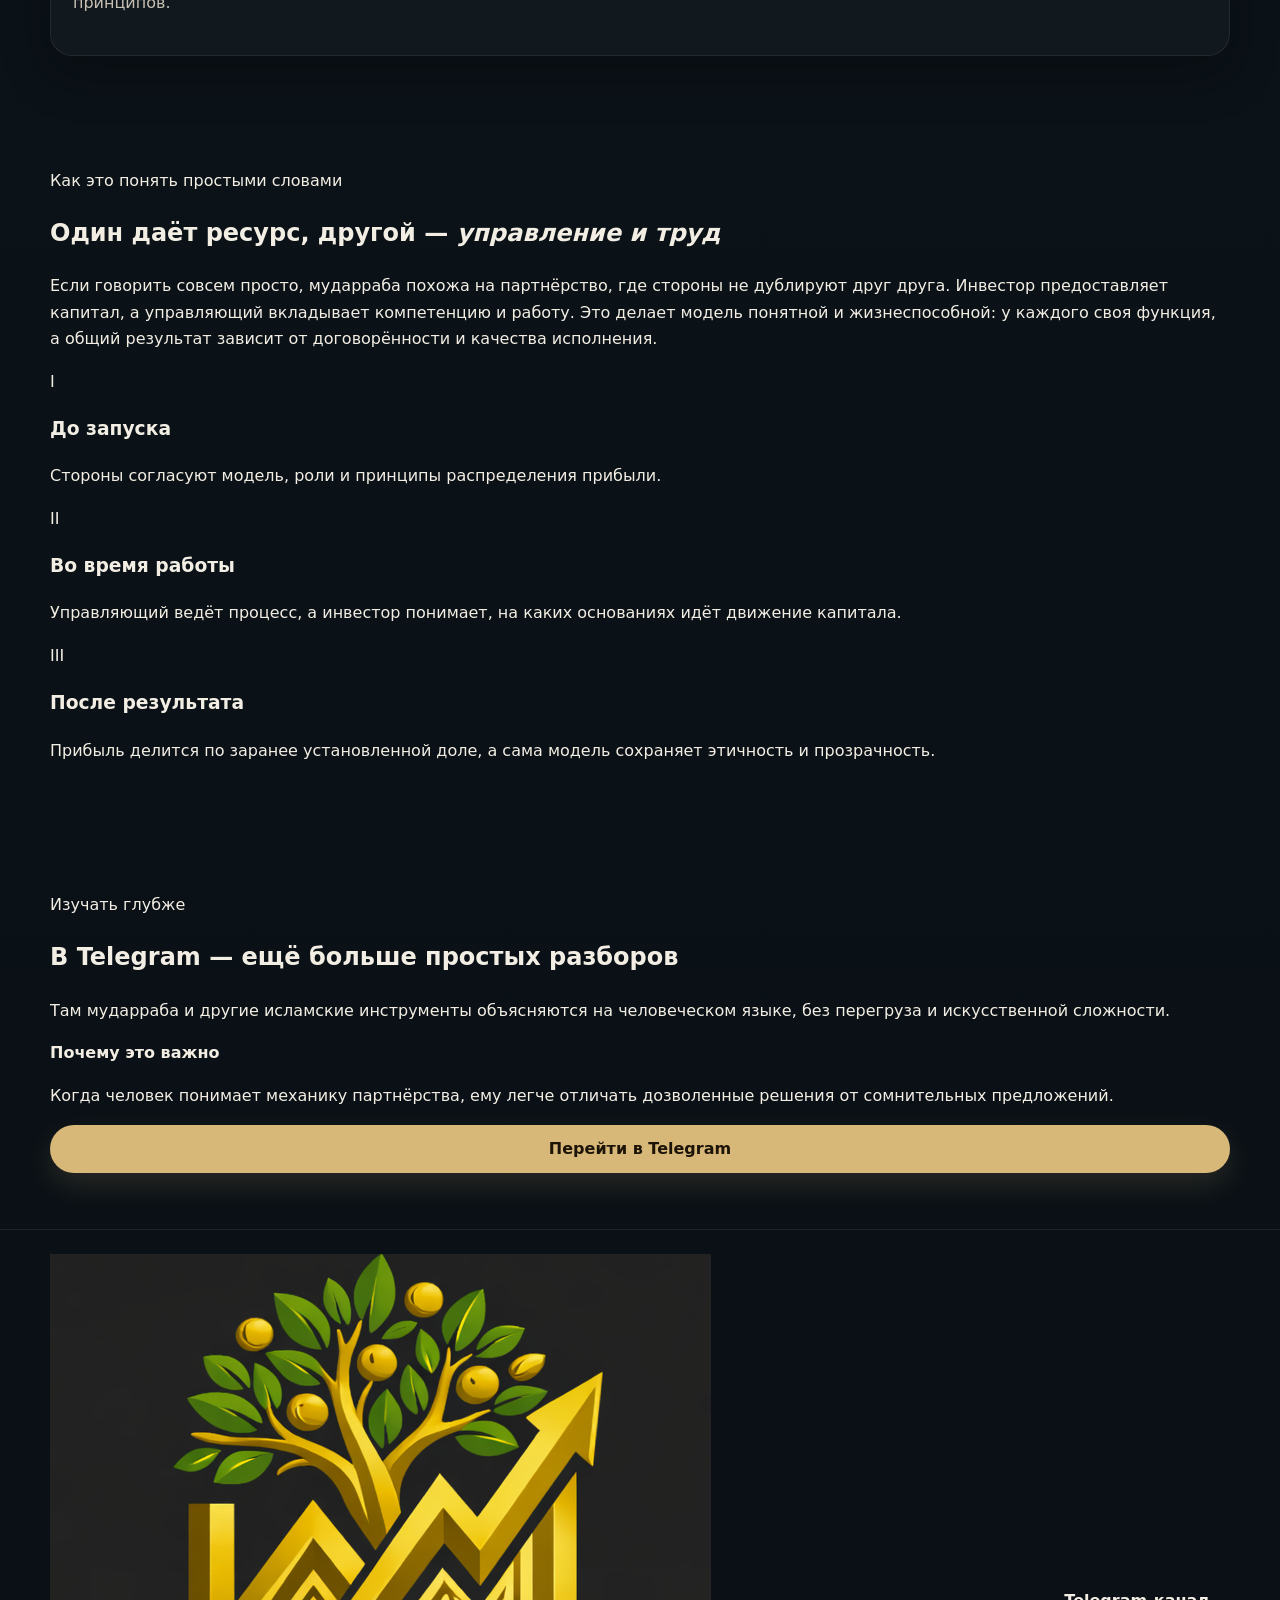
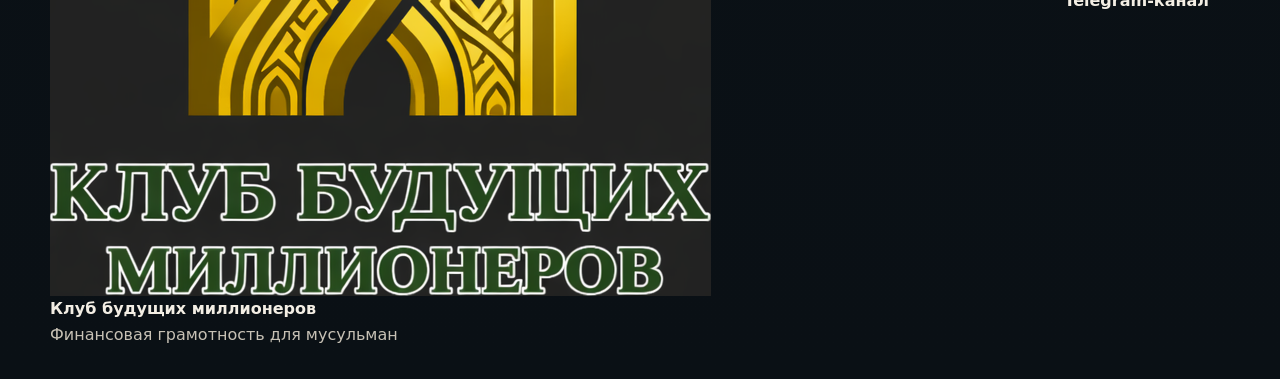
<file: mudaraba.html>
<!DOCTYPE html>
<html lang="ru">
<head>
  <meta charset="UTF-8">
  <meta name="viewport" content="width=device-width, initial-scale=1.0">
  <title>Договор мударраба — Клуб будущих миллионеров</title>
  <meta name="description" content="Что такое договор мударраба простыми словами: партнёрство между инвестором и управляющим, распределение прибыли и исламские принципы.">
  <link rel="icon" href="logo.png">
  <link rel="preconnect" href="https://fonts.googleapis.com">
  <link rel="preconnect" href="https://fonts.gstatic.com" crossorigin>
  <link href="https://fonts.googleapis.com/css2?family=Cormorant+Garamond:wght@500;600;700&family=Tajawal:wght@400;500;700;800&display=swap" rel="stylesheet">
  <link rel="stylesheet" href="style.css">
</head>
<body>
  <header class="site-header">
    <div class="container"><div class="nav">
      <a class="brand" href="index.html"><img class="brand__logo" src="logo.png" alt="Логотип"><div class="brand__text"><div class="brand__title">Клуб будущих миллионеров</div><div class="brand__subtitle">Исламские финансы · образование · сообщество</div></div></a>
      <nav class="nav__menu" aria-label="Основная навигация">
        <a href="index.html">Главная</a><a href="about.html">О проекте</a><a href="halal-investments.html">Халяль инвестиции</a><a class="is-active" href="mudaraba.html">Мударраба</a><a href="materials.html">Материалы</a><a href="faq.html">FAQ</a>
      </nav>
      <div class="nav__actions"><a class="btn btn--primary" data-telegram-link target="_blank" rel="noopener">Вступить в Telegram</a><button class="nav-toggle" type="button" aria-label="Открыть меню">☰</button></div>
    </div></div>
  </header>

  <main>
    <section class="hero section--compact">
      <div class="container page-banner reveal">
        <div class="breadcrumbs"><a href="index.html">Главная</a><span>•</span><span>Мударраба</span></div>
        <h1>Мударраба — <em>партнёрство на доверии</em></h1>
        <p>Мударраба — это формат, в котором один участник даёт капитал, а другой управляет им и вкладывает своё время, знания и действия. Смысл договора — не в давлении одной стороны на другую, а в честном распределении ролей и результата.</p>
      </div>
    </section>

    <section class="section section--compact">
      <div class="container split">
        <article class="card reveal">
          <div class="card__icon">💼</div>
          <h3>Инвестор</h3>
          <p>Даёт капитал и заранее понимает условия работы. Его задача — не управлять ежедневно, а участвовать как владелец средств в заранее оговорённой модели.</p>
        </article>
        <article class="card reveal">
          <div class="card__icon">🧠</div>
          <h3>Управляющий</h3>
          <p>Берёт на себя операционную работу: принимает решения, организует процесс, использует опыт и отвечает за качественное управление в рамках договора.</p>
        </article>
      </div>
    </section>

    <section class="section">
      <div class="container grid-3">
        <article class="card reveal"><div class="card__icon">📜</div><h3>Условия известны заранее</h3><p>Прибыль делится по долям, которые согласованы до старта. Это убирает неопределённость и делает отношения прозрачными.</p></article>
        <article class="card reveal"><div class="card__icon">🤝</div><h3>Подход строится на доверии</h3><p>Каждая сторона понимает свою роль и действует не через скрытые механизмы, а через ясную договорённость и ответственность.</p></article>
        <article class="card reveal"><div class="card__icon">⚖</div><h3>Справедливость — в центре</h3><p>Модель не строится на гарантии процента любой ценой. Она ориентирована на честное участие и результат в рамках исламских принципов.</p></article>
      </div>
    </section>

    <section class="section section--compact">
      <div class="container split">
        <div class="section__head reveal">
          <span class="section__eyebrow">Как это понять простыми словами</span>
          <h2 class="section__title">Один даёт ресурс, другой — <em>управление и труд</em></h2>
          <p class="section__lead">Если говорить совсем просто, мударраба похожа на партнёрство, где стороны не дублируют друг друга. Инвестор предоставляет капитал, а управляющий вкладывает компетенцию и работу. Это делает модель понятной и жизнеспособной: у каждого своя функция, а общий результат зависит от договорённости и качества исполнения.</p>
        </div>
        <div class="timeline reveal">
          <article class="timeline-item"><div class="timeline-step">I</div><div><h3>До запуска</h3><p>Стороны согласуют модель, роли и принципы распределения прибыли.</p></div></article>
          <article class="timeline-item"><div class="timeline-step">II</div><div><h3>Во время работы</h3><p>Управляющий ведёт процесс, а инвестор понимает, на каких основаниях идёт движение капитала.</p></div></article>
          <article class="timeline-item"><div class="timeline-step">III</div><div><h3>После результата</h3><p>Прибыль делится по заранее установленной доле, а сама модель сохраняет этичность и прозрачность.</p></div></article>
        </div>
      </div>
    </section>

    <section class="section section--compact">
      <div class="container cta-panel reveal">
        <div><span class="section__eyebrow">Изучать глубже</span><h2>В Telegram — ещё больше простых разборов</h2><p>Там мударраба и другие исламские инструменты объясняются на человеческом языке, без перегруза и искусственной сложности.</p></div>
        <div class="cta-panel__box"><strong>Почему это важно</strong><p>Когда человек понимает механику партнёрства, ему легче отличать дозволенные решения от сомнительных предложений.</p><a class="btn btn--primary btn--full" data-telegram-link target="_blank" rel="noopener">Перейти в Telegram</a></div>
      </div>
    </section>
  </main>

  <footer class="footer"><div class="container footer__row"><div class="footer__mini"><img src="logo.png" alt="Логотип"><div><div class="footer__name">Клуб будущих миллионеров</div><div class="footer__note">Финансовая грамотность для мусульман</div></div></div><a class="btn btn--ghost" data-telegram-link target="_blank" rel="noopener">Telegram-канал</a></div></footer>
  <script src="main.js"></script>
</body>
</html>
</file>
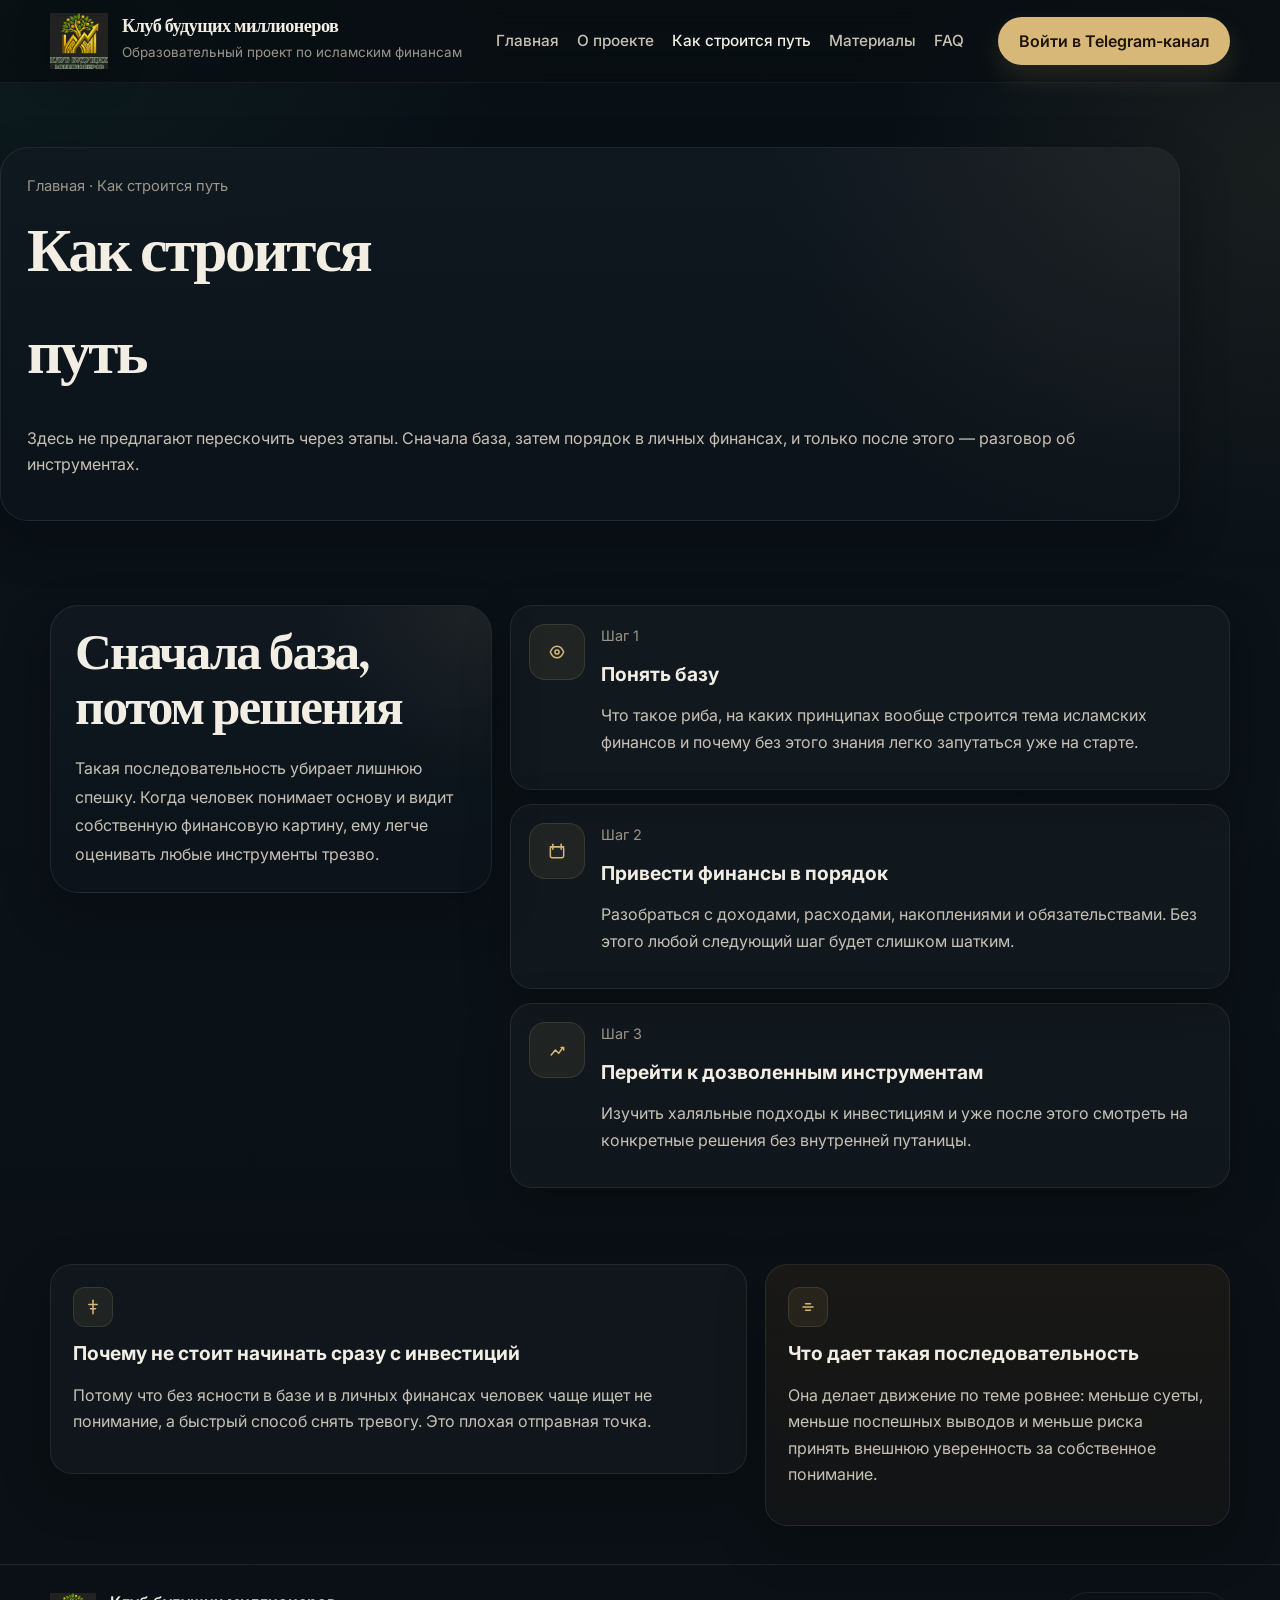
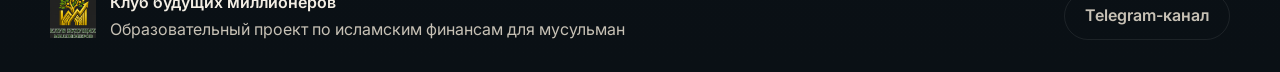
<file: path.html>
<!DOCTYPE html>
<html lang="ru">
<head>
  <meta charset="UTF-8">
  <meta name="viewport" content="width=device-width, initial-scale=1.0">
  <title>Как строится путь — Клуб будущих миллионеров</title>
  <meta name="description" content="Как строится путь: от базовых понятий исламских финансов к личному порядку и разговору о дозволенных инструментах.">
  <link rel="icon" href="logo.png">
  <link rel="preconnect" href="https://fonts.googleapis.com">
  <link rel="preconnect" href="https://fonts.gstatic.com" crossorigin>
  <link href="https://fonts.googleapis.com/css2?family=Inter:wght@400;500;600;700&family=Newsreader:opsz,wght@6..72,500;6..72,600&display=swap" rel="stylesheet">
  <link rel="stylesheet" href="style.css">
</head>
<body>
<header class="site-header"><div class="container"><div class="nav"><a class="brand" href="index.html"><img class="brand__logo" src="logo.png" alt="Логотип"><div class="brand__copy"><div class="brand__title">Клуб будущих миллионеров</div><div class="brand__subtitle">Образовательный проект по исламским финансам</div></div></a><nav class="nav__menu"><a href="index.html">Главная</a><a href="about.html">О проекте</a><a class="is-active" href="path.html">Как строится путь</a><a href="materials.html">Материалы</a><a href="faq.html">FAQ</a></nav><div class="nav__actions"><a class="btn btn--primary" data-telegram-link target="_blank" rel="noopener">Войти в Telegram-канал</a><button class="nav-toggle" type="button" aria-label="Открыть меню" aria-expanded="false"><svg viewBox="0 0 24 24" aria-hidden="true"><path d="M5 7h14"></path><path d="M5 12h14"></path><path d="M5 17h14"></path></svg></button></div></div></div></header>
<main>
  <section class="section section--tight"><div class="container page-hero reveal"><div class="page-hero__crumbs">Главная · Как строится путь</div><h1>Как строится путь</h1><p>Здесь не предлагают перескочить через этапы. Сначала база, затем порядок в личных финансах, и только после этого — разговор об инструментах.</p></div></section>
  <section class="section section--tight"><div class="container path-grid">
    <div class="path-intro panel reveal"><div class="section-head" style="margin-bottom:0"><h2 class="section-title">Сначала база, потом решения</h2><p class="section-subtitle">Такая последовательность убирает лишнюю спешку. Когда человек понимает основу и видит собственную финансовую картину, ему легче оценивать любые инструменты трезво.</p></div></div>
    <div class="steps">
      <article class="step reveal"><div class="step__icon" aria-hidden="true"><svg viewBox="0 0 24 24"><path d="M4 12c2-5 5-7 8-7s6 2 8 7c-2 5-5 7-8 7s-6-2-8-7Z"></path><circle cx="12" cy="12" r="2.5"></circle></svg></div><div><div class="step__meta">Шаг 1</div><h3>Понять базу</h3><p>Что такое риба, на каких принципах вообще строится тема исламских финансов и почему без этого знания легко запутаться уже на старте.</p></div></article>
      <article class="step reveal"><div class="step__icon" aria-hidden="true"><svg viewBox="0 0 24 24"><path d="M4 7h16"></path><path d="M7 4v6"></path><path d="M17 4v6"></path><rect x="4" y="7" width="16" height="13" rx="2"></rect></svg></div><div><div class="step__meta">Шаг 2</div><h3>Привести финансы в порядок</h3><p>Разобраться с доходами, расходами, накоплениями и обязательствами. Без этого любой следующий шаг будет слишком шатким.</p></div></article>
      <article class="step reveal"><div class="step__icon" aria-hidden="true"><svg viewBox="0 0 24 24"><path d="M5 18 10 12l4 4 5-7"></path><path d="M17 9h3v3"></path></svg></div><div><div class="step__meta">Шаг 3</div><h3>Перейти к дозволенным инструментам</h3><p>Изучить халяльные подходы к инвестициям и уже после этого смотреть на конкретные решения без внутренней путаницы.</p></div></article>
    </div>
  </div></section>
  <section class="section section--tight"><div class="container inside-grid"><article class="card reveal"><div class="card__icon" aria-hidden="true"><svg viewBox="0 0 24 24"><path d="M12 4v16"></path><path d="M7 9h10"></path><path d="M9 14h6"></path></svg></div><h3>Почему не стоит начинать сразу с инвестиций</h3><p>Потому что без ясности в базе и в личных финансах человек чаще ищет не понимание, а быстрый способ снять тревогу. Это плохая отправная точка.</p></article><article class="card card--sand reveal"><div class="card__icon" aria-hidden="true"><svg viewBox="0 0 24 24"><path d="M6 12h12"></path><path d="M9 8h6"></path><path d="M9 16h6"></path></svg></div><h3>Что дает такая последовательность</h3><p>Она делает движение по теме ровнее: меньше суеты, меньше поспешных выводов и меньше риска принять внешнюю уверенность за собственное понимание.</p></article></div></section>
</main>
<footer class="footer"><div class="container footer__row"><div class="footer__brand"><img src="logo.png" alt="Логотип"><div><div class="footer__name">Клуб будущих миллионеров</div><div class="footer__note">Образовательный проект по исламским финансам для мусульман</div></div></div><a class="btn btn--quiet" data-telegram-link target="_blank" rel="noopener">Telegram-канал</a></div></footer>
<script src="main.js"></script>
</body>
</html>
</file>
<file: style.css>
:root {
  --bg: #0b1116;
  --bg-2: #0f171d;
  --panel: rgba(18, 27, 35, 0.84);
  --panel-soft: rgba(20, 30, 39, 0.72);
  --line: rgba(255,255,255,0.08);
  --line-strong: rgba(212, 184, 124, 0.22);
  --text: #f3eee4;
  --text-soft: #c7c1b5;
  --text-muted: #9c968a;
  --accent: #d8b879;
  --accent-deep: #9f7f46;
  --emerald: #214a41;
  --emerald-soft: #2a5f53;
  --radius-xl: 28px;
  --radius-lg: 22px;
  --radius-md: 18px;
  --shadow: 0 18px 48px rgba(0,0,0,.28);
  --container: 1180px;
  --space-8: 8px;
  --space-12: 12px;
  --space-16: 16px;
  --space-24: 24px;
  --space-32: 32px;
  --space-48: 48px;
  --space-64: 64px;
  --nav-h: 82px;
}

* { box-sizing: border-box; }
html { scroll-behavior: smooth; }
body {
  margin: 0;
  color: var(--text);
  font: 400 16px/1.65 "Inter", system-ui, sans-serif;
  background:
    radial-gradient(circle at top left, rgba(33, 74, 65, 0.20), transparent 24%),
    radial-gradient(circle at 100% 10%, rgba(216, 184, 121, 0.08), transparent 20%),
    linear-gradient(180deg, #081016 0%, #0b1218 42%, #0a1015 100%);
}
body::before {
  content: "";
  position: fixed;
  inset: 0;
  pointer-events: none;
  background:
    linear-gradient(rgba(255,255,255,.012) 1px, transparent 1px),
    linear-gradient(90deg, rgba(255,255,255,.012) 1px, transparent 1px);
  background-size: 96px 96px;
  mask-image: radial-gradient(circle at center, rgba(0,0,0,.72), transparent 84%);
  opacity: .20;
}
img { display: block; max-width: 100%; }
a { color: inherit; text-decoration: none; }
button { font: inherit; }
.container { width: min(var(--container), calc(100% - 40px)); margin: 0 auto; }

.site-header {
  position: sticky; top: 0; z-index: 50;
  background: rgba(9, 14, 18, 0.74);
  backdrop-filter: blur(18px);
  border-bottom: 1px solid rgba(255,255,255,.05);
}
.site-header.is-scrolled { background: rgba(9, 14, 18, 0.92); }
.nav {
  min-height: var(--nav-h);
  display: grid;
  grid-template-columns: auto 1fr auto;
  align-items: center;
  gap: var(--space-24);
}
.brand {
  display: flex;
  align-items: center;
  gap: 14px;
  min-width: 0;
}
.brand__logo {
  width: 58px;
  height: 58px;
  object-fit: contain;
  filter: drop-shadow(0 8px 16px rgba(0,0,0,.28));
}
.brand__copy { min-width: 0; }
.brand__title {
  font: 600 1.14rem/1.04 "Newsreader", serif;
  letter-spacing: -.03em;
}
.brand__subtitle {
  margin-top: 3px;
  color: var(--text-muted);
  font-size: .84rem;
}
.nav__menu {
  display: flex;
  justify-content: center;
  align-items: center;
  gap: 18px;
  flex-wrap: wrap;
}
.nav__menu a {
  color: var(--text-soft);
  font-size: .96rem;
  font-weight: 500;
}
.nav__menu a:hover,
.nav__menu a.is-active { color: var(--text); }
.nav__actions {
  display: flex;
  align-items: center;
  gap: 10px;
}
.nav-toggle {
  display: none;
  width: 42px;
  height: 42px;
  border-radius: 12px;
  border: 1px solid var(--line);
  background: rgba(255,255,255,.04);
  color: var(--text);
}

.btn {
  display: inline-flex;
  align-items: center;
  justify-content: center;
  gap: 10px;
  min-height: 48px;
  padding: 0 20px;
  border-radius: 999px;
  border: 1px solid transparent;
  transition: transform .2s ease, box-shadow .2s ease, border-color .2s ease, background .2s ease;
  font-weight: 600;
}
.btn:hover { transform: translateY(-1px); }
.btn--primary {
  background: var(--accent);
  color: #1d1408;
  box-shadow: 0 12px 28px rgba(216,184,121,.14);
}
.btn--secondary {
  background: rgba(255,255,255,.035);
  border-color: var(--line);
  color: var(--text);
}
.btn--quiet {
  background: transparent;
  border-color: var(--line);
  color: var(--text-soft);
}
.btn--full { width: 100%; }

.hero { padding: 34px 0 26px; }
.hero__grid {
  display: grid;
  grid-template-columns: minmax(0, 1.12fr) minmax(300px, .72fr);
  gap: 22px;
  align-items: stretch;
}
.hero__copy,
.hero__aside,
.page-hero,
.copy-block,
.rail,
.panel,
.card,
.editorial-item,
.faq-item,
.cta-band,
.channel__box,
.step,
.snapshot,
.side-note,
.material-stack__item {
  position: relative;
  overflow: hidden;
  border: 1px solid var(--line);
  box-shadow: var(--shadow);
}
.hero__copy,
.hero__aside,
.page-hero,
.copy-block,
.rail,
.panel,
.channel__box,
.cta-band,
.snapshot,
.side-note {
  border-radius: var(--radius-xl);
  background: linear-gradient(180deg, rgba(17,25,33,.90), rgba(12,19,26,.94));
}
.hero__copy::before,
.hero__aside::before,
.page-hero::before,
.copy-block::before,
.rail::before,
.panel::before,
.channel__box::before,
.cta-band::before,
.snapshot::before,
.side-note::before {
  content: "";
  position: absolute;
  inset: 0;
  pointer-events: none;
  background: radial-gradient(circle at top right, rgba(216,184,121,.07), transparent 34%);
}
.hero__copy { padding: var(--space-32); }
.eyebrow {
  display: inline-flex;
  align-items: center;
  gap: 10px;
  min-height: 34px;
  padding: 0 14px;
  border-radius: 999px;
  color: var(--accent);
  border: 1px solid var(--line-strong);
  background: rgba(216,184,121,.08);
  font-size: .77rem;
  letter-spacing: .08em;
  text-transform: uppercase;
  font-weight: 600;
}
.eyebrow::before {
  content: "";
  width: 7px;
  height: 7px;
  border-radius: 50%;
  background: currentColor;
}
.hero h1,
.page-hero h1,
.section-title {
  margin: 0;
  font-family: "Newsreader", serif;
  font-weight: 600;
  letter-spacing: -.04em;
}
.hero h1 {
  margin-top: 18px;
  font-size: clamp(2.7rem, 5.6vw, 4.9rem);
  line-height: 1.03;
  max-width: 12ch;
}
.hero h1 .accent,
.page-hero h1 .accent,
.section-title .accent { color: var(--accent); font-style: italic; }
.hero__lead,
.page-hero p,
.section-subtitle,
.copy-block p,
.card p,
.editorial-item p,
.channel__box p,
.cta-band p,
.faq-answer p,
.side-note p,
.material-stack__item p {
  color: var(--text-soft);
}
.hero__lead {
  margin: 18px 0 0;
  max-width: 60ch;
  font-size: 1.05rem;
  line-height: 1.78;
}
.hero__actions {
  display: flex;
  gap: 14px;
  flex-wrap: wrap;
  margin-top: 28px;
}
.hero__aside {
  padding: 20px;
  display: grid;
  gap: 14px;
  align-content: start;
}
.snapshot {
  padding: 18px;
  display: grid;
  gap: 18px;
}
.snapshot__row {
  display: grid;
  grid-template-columns: 74px 1fr;
  gap: 16px;
  align-items: center;
}
.snapshot__logo {
  width: 74px;
  height: 74px;
  object-fit: contain;
}
.snapshot__title {
  font: 600 1.26rem/1.1 "Newsreader", serif;
}
.snapshot__text,
.snapshot__list li,
.rail__item span,
.channel__item,
.material-stack__item p,
.step p,
.faq-answer p,
.footer__note { color: var(--text-soft); }
.snapshot__list {
  margin: 0;
  padding: 0;
  list-style: none;
  display: grid;
  gap: 12px;
}
.snapshot__list li {
  display: grid;
  grid-template-columns: 24px 1fr;
  gap: 12px;
  align-items: start;
}
.snapshot__list svg,
.card__icon svg,
.icon-line svg,
.channel__item svg,
.faq-question svg,
.step__icon svg,
.material-stack__item svg,
.editorial-item__icon svg {
  width: 20px;
  height: 20px;
  stroke: currentColor;
  fill: none;
  stroke-width: 1.8;
  stroke-linecap: round;
  stroke-linejoin: round;
}
.side-note {
  padding: 18px;
}
.side-note strong {
  display: block;
  font-size: .96rem;
  margin-bottom: 6px;
}

.section { padding: 56px 0; }
.section--tight { padding: 38px 0; }
.section-head {
  max-width: 730px;
  margin-bottom: 26px;
}
.section-title {
  font-size: clamp(2rem, 4vw, 3.3rem);
  line-height: 1.08;
}
.section-subtitle {
  margin: 14px 0 0;
  max-width: 58ch;
  line-height: 1.78;
}

.inside-grid {
  display: grid;
  grid-template-columns: 1.2fr .8fr;
  gap: 18px;
  align-items: start;
}
.inside-feature {
  display: grid;
  gap: 18px;
}
.card {
  padding: 22px;
  border-radius: var(--radius-lg);
  background: rgba(255,255,255,.028);
}
.card--feature {
  background: linear-gradient(180deg, rgba(22, 32, 42, .95), rgba(15, 21, 28, .95));
}
.card--sand {
  background: linear-gradient(180deg, rgba(38, 31, 22, .55), rgba(18, 20, 22, .95));
}
.card__icon,
.editorial-item__icon,
.step__icon,
.material-stack__item .icon-line,
.channel__item .icon-line,
.point-list .icon-line {
  width: 40px;
  height: 40px;
  display: grid;
  place-items: center;
  border-radius: 12px;
  color: var(--accent);
  background: rgba(216,184,121,.08);
  border: 1px solid rgba(216,184,121,.14);
}
.card h3,
.editorial-item h3,
.material-stack__item h3,
.step h3 {
  margin: 14px 0 10px;
  font-size: 1.2rem;
  line-height: 1.28;
}
.inside-stack {
  display: grid;
  gap: 18px;
}

.about-layout {
  display: grid;
  grid-template-columns: minmax(0, 1.04fr) minmax(280px, .76fr);
  gap: 22px;
  align-items: start;
}
.copy-block { padding: 24px; }
.point-list {
  list-style: none;
  padding: 0;
  margin: 22px 0 0;
  display: grid;
  gap: 14px;
}
.point-list li {
  display: grid;
  grid-template-columns: 40px 1fr;
  gap: 14px;
  align-items: start;
}
.rail {
  padding: 22px;
  display: grid;
  gap: 14px;
}
.rail__item {
  padding-bottom: 14px;
  border-bottom: 1px solid var(--line);
}
.rail__item:last-child {
  padding-bottom: 0;
  border-bottom: 0;
}
.rail__item strong {
  display: block;
  font-size: .96rem;
}

.path-grid {
  display: grid;
  grid-template-columns: minmax(0, .76fr) minmax(0, 1.24fr);
  gap: 18px;
  align-items: start;
}
.path-intro {
  padding: 24px;
}
.steps {
  display: grid;
  gap: 14px;
}
.step {
  padding: 18px;
  border-radius: var(--radius-lg);
  background: rgba(255,255,255,.028);
  display: grid;
  grid-template-columns: 56px 1fr;
  gap: 16px;
}
.step__icon {
  width: 56px;
  height: 56px;
  border-radius: 16px;
}
.step__meta {
  color: var(--text-muted);
  font-size: .9rem;
  margin-bottom: 4px;
}

.channel {
  display: grid;
  grid-template-columns: 1.08fr .92fr;
  gap: 20px;
  align-items: start;
}
.channel__box { padding: 24px; }
.channel__items {
  display: grid;
  gap: 16px;
  margin-top: 12px;
}
.channel__item {
  display: grid;
  grid-template-columns: 40px 1fr;
  gap: 14px;
  align-items: start;
}
.channel__item strong,
.material-stack__item strong { display: block; margin-bottom: 6px; color: var(--text); }

.cta-band {
  padding: 28px;
  display: grid;
  grid-template-columns: 1fr auto;
  gap: 20px;
  align-items: center;
}
.cta-band h2 {
  font: 600 clamp(1.9rem, 3vw, 2.7rem)/1.08 "Newsreader", serif;
}
.cta-band p { margin: 12px 0 0; max-width: 52ch; }

.footer {
  padding: 24px 0 30px;
  border-top: 1px solid var(--line);
}
.footer__row {
  display: flex;
  justify-content: space-between;
  align-items: center;
  gap: 18px;
  flex-wrap: wrap;
}
.footer__brand {
  display: flex;
  align-items: center;
  gap: 14px;
}
.footer__brand img {
  width: 46px;
  height: 46px;
  object-fit: contain;
}
.footer__name { font-weight: 600; }

.page-hero {
  padding: 26px;
  margin: 26px 0 8px;
}
.page-hero h1 {
  margin-top: 8px;
  max-width: 12ch;
  font-size: clamp(2.2rem, 4.8vw, 4rem);
}
.page-hero__crumbs {
  color: var(--text-muted);
  font-size: .92rem;
}

.editorial-grid,
.material-stack { display: grid; gap: 16px; }
.editorial-item,
.material-stack__item {
  border-radius: var(--radius-lg);
  padding: 20px;
  background: rgba(255,255,255,.028);
}
.editorial-item {
  display: grid;
  grid-template-columns: 120px minmax(0,1fr) auto;
  gap: 18px;
  align-items: start;
}
.editorial-item__tag {
  color: var(--accent);
  font-size: .86rem;
  letter-spacing: .02em;
}
.editorial-item__meta {
  color: var(--text-muted);
  white-space: nowrap;
}
.material-layout {
  display: grid;
  grid-template-columns: minmax(0, 1fr) minmax(260px, .74fr);
  gap: 20px;
  align-items: start;
}
.material-stack__item {
  display: grid;
  grid-template-columns: 40px 1fr;
  gap: 14px;
}

.faq-layout {
  display: grid;
  grid-template-columns: minmax(0, .78fr) minmax(0, 1.22fr);
  gap: 20px;
  align-items: start;
}
.faq-list {
  display: grid;
  gap: 12px;
}
.faq-item {
  border-radius: 18px;
  background: rgba(255,255,255,.028);
}
.faq-question {
  width: 100%;
  display: flex;
  align-items: center;
  justify-content: space-between;
  gap: 20px;
  text-align: left;
  padding: 18px 20px;
  border: 0;
  background: transparent;
  color: var(--text);
  font-weight: 600;
  cursor: pointer;
}
.faq-question svg {
  color: var(--accent);
  transition: transform .2s ease;
}
.faq-item.is-open .faq-question svg { transform: rotate(45deg); }
.faq-answer {
  display: none;
  padding: 0 20px 18px;
}
.faq-item.is-open .faq-answer { display: block; }

.reveal {
  opacity: 0;
  transform: translateY(18px);
  transition: opacity .55s ease, transform .55s ease;
}
.reveal.is-visible {
  opacity: 1;
  transform: none;
}

@media (max-width: 980px) {
  .hero__grid,
  .inside-grid,
  .about-layout,
  .path-grid,
  .channel,
  .cta-band,
  .material-layout,
  .faq-layout,
  .editorial-item {
    grid-template-columns: 1fr;
  }
  .nav { grid-template-columns: auto auto; }
  .nav__menu {
    display: none;
    grid-column: 1 / -1;
    justify-content: flex-start;
    padding-top: 14px;
    margin-top: 6px;
    border-top: 1px solid var(--line);
  }
  .nav__menu.is-open { display: flex; }
  .nav-toggle { display: inline-grid; place-items: center; }
  .nav__actions .btn { display: none; }
}

@media (max-width: 720px) {
  .container { width: min(var(--container), calc(100% - 24px)); }
  .site-header { backdrop-filter: blur(12px); }
  .hero { padding: 22px 0 20px; }
  .hero__copy,
  .hero__aside,
  .page-hero,
  .copy-block,
  .rail,
  .panel,
  .card,
  .editorial-item,
  .faq-item,
  .cta-band,
  .channel__box,
  .step,
  .snapshot,
  .side-note,
  .material-stack__item,
  .path-intro { padding: 18px; }
  .brand__logo { width: 50px; height: 50px; }
  .brand__title { font-size: 1rem; }
  .brand__subtitle { font-size: .78rem; }
  .section { padding: 44px 0; }
  .section--tight { padding: 30px 0; }
  .hero__actions { gap: 10px; }
  .btn { width: 100%; min-height: 46px; }
  .hero__actions .btn { width: 100%; }
  .snapshot__row { grid-template-columns: 60px 1fr; }
  .snapshot__logo { width: 60px; height: 60px; }
  .step { grid-template-columns: 48px 1fr; gap: 14px; }
  .step__icon { width: 48px; height: 48px; border-radius: 14px; }
  .footer__row { align-items: flex-start; }
}


.hero h1,
.page-hero h1,
.section-title {
  text-wrap: balance;
}

@media (max-width: 980px) {
  .site-header { backdrop-filter: blur(14px); }
  .nav {
    grid-template-columns: minmax(0,1fr) auto;
    min-height: 72px;
    gap: 14px;
    padding: 10px 0;
  }
  .brand { gap: 12px; }
  .brand__logo {
    width: 48px;
    height: 48px;
    flex: 0 0 48px;
    border-radius: 10px;
  }
  .brand__title {
    font-size: 0.98rem;
    line-height: .92;
    max-width: 11ch;
  }
  .brand__subtitle {
    margin-top: 4px;
    font-size: .78rem;
    line-height: 1.25;
    max-width: 22ch;
  }
  .nav__menu {
    gap: 10px;
    padding: 14px;
    border: 1px solid var(--line);
    border-radius: 18px;
    background: rgba(10,15,20,.96);
  }
  .nav__menu a {
    width: 100%;
    padding: 10px 12px;
    border-radius: 12px;
    background: rgba(255,255,255,.02);
  }
  .nav-toggle {
    width: 46px;
    height: 46px;
    border-radius: 14px;
    color: var(--text);
  }
  .nav-toggle svg {
    width: 18px;
    height: 18px;
    stroke: currentColor;
    fill: none;
    stroke-width: 1.9;
    stroke-linecap: round;
  }
  .hero__grid { gap: 16px; }
  .hero__copy { padding: 24px; }
  .hero h1 {
    margin-top: 14px;
    max-width: 9ch;
    font-size: clamp(2.6rem, 8.6vw, 4rem);
    line-height: .98;
  }
  .hero__lead {
    font-size: 1rem;
    line-height: 1.62;
    max-width: 32ch;
  }
  .hero__actions { margin-top: 22px; }
  .hero__aside { padding: 14px; }
  .snapshot {
    gap: 12px;
    padding: 14px;
  }
  .snapshot__row {
    grid-template-columns: 56px 1fr;
    gap: 12px;
  }
  .snapshot__logo {
    width: 56px;
    height: 56px;
  }
  .snapshot__title { font-size: 1.08rem; }
  .snapshot__text { margin: 6px 0 0; font-size: .95rem; line-height: 1.55; }
  .snapshot__list {
    grid-template-columns: 1fr;
    gap: 10px;
  }
  .snapshot__list li {
    gap: 10px;
    font-size: .94rem;
  }
  .section { padding: 38px 0; }
  .section--tight { padding: 26px 0; }
  .section-head { margin-bottom: 18px; }
  .section-title { font-size: clamp(1.8rem, 6vw, 2.6rem); }
  .section-subtitle { margin-top: 10px; line-height: 1.62; }
  .page-hero {
    margin: 14px 0 6px;
    padding: 20px;
  }
  .page-hero h1 {
    max-width: 100%;
    font-size: clamp(2rem, 7.5vw, 3.1rem);
    line-height: 1;
  }
  .page-hero p { line-height: 1.58; }
  .copy-block, .rail, .channel__box, .card, .step, .material-stack__item, .editorial-item, .faq-item, .path-intro, .cta-band {
    padding: 18px;
  }
  .card h3, .editorial-item h3, .material-stack__item h3, .step h3 {
    margin: 12px 0 8px;
    font-size: 1.08rem;
  }
  .cta-band {
    gap: 14px;
    align-items: stretch;
  }
  .cta-band h2 { font-size: clamp(1.7rem, 5vw, 2.2rem); }
  .faq-question {
    padding: 16px 18px;
    gap: 12px;
    font-size: 1rem;
  }
  .faq-answer { padding: 0 18px 16px; }
}

@media (max-width: 720px) {
  .container { width: min(var(--container), calc(100% - 20px)); }
  .site-header {
    background: rgba(8, 13, 18, 0.94);
    border-bottom-color: rgba(255,255,255,.04);
  }
  .nav {
    min-height: 64px;
    gap: 10px;
    padding: 8px 0;
  }
  .brand {
    min-width: 0;
    gap: 10px;
  }
  .brand__logo {
    width: 44px;
    height: 44px;
    flex-basis: 44px;
  }
  .brand__title {
    font-size: .92rem;
    max-width: 10ch;
  }
  .brand__subtitle {
    font-size: .73rem;
    line-height: 1.2;
    max-width: 20ch;
  }
  .nav-toggle {
    width: 42px;
    height: 42px;
    border-radius: 13px;
  }
  .nav__menu {
    gap: 8px;
    padding: 12px;
    margin-top: 4px;
    border-radius: 16px;
  }
  .nav__menu a {
    padding: 9px 10px;
    font-size: .95rem;
  }
  .hero { padding: 14px 0 12px; }
  .hero__grid { gap: 12px; }
  .hero__copy {
    padding: 18px 16px;
    border-radius: 24px;
  }
  .eyebrow {
    min-height: 30px;
    padding: 0 12px;
    font-size: .68rem;
    letter-spacing: .05em;
  }
  .hero h1 {
    margin-top: 12px;
    max-width: 8ch;
    font-size: clamp(2.15rem, 13vw, 3.15rem);
    line-height: .95;
    letter-spacing: -.05em;
  }
  .hero__lead {
    margin-top: 14px;
    font-size: .95rem;
    line-height: 1.54;
    max-width: 28ch;
  }
  .hero__actions {
    margin-top: 18px;
    gap: 8px;
  }
  .btn {
    min-height: 44px;
    padding: 0 18px;
    font-size: .96rem;
  }
  .hero__aside,
  .snapshot {
    padding: 12px;
    border-radius: 20px;
  }
  .snapshot {
    gap: 10px;
  }
  .snapshot__row {
    grid-template-columns: 48px 1fr;
    gap: 10px;
  }
  .snapshot__logo {
    width: 48px;
    height: 48px;
  }
  .snapshot__title {
    font-size: 1rem;
    line-height: 1.05;
  }
  .snapshot__text {
    font-size: .92rem;
    line-height: 1.48;
  }
  .snapshot__list {
    display: none;
  }
  .section { padding: 28px 0; }
  .section--tight { padding: 20px 0; }
  .section-title {
    font-size: clamp(1.72rem, 9vw, 2.28rem);
    line-height: 1;
  }
  .section-subtitle,
  .copy-block p,
  .card p,
  .step p,
  .faq-answer p,
  .channel__item span,
  .material-stack__item p,
  .editorial-item p,
  .page-hero p {
    font-size: .95rem;
    line-height: 1.56;
  }
  .copy-block,
  .rail,
  .panel,
  .card,
  .editorial-item,
  .faq-item,
  .cta-band,
  .channel__box,
  .step,
  .side-note,
  .material-stack__item,
  .path-intro,
  .page-hero {
    padding: 16px;
    border-radius: 20px;
  }
  .page-hero {
    margin-top: 8px;
  }
  .page-hero__crumbs {
    font-size: .82rem;
  }
  .point-list,
  .steps,
  .inside-feature,
  .inside-stack,
  .channel__items,
  .faq-list,
  .editorial-grid,
  .material-stack { gap: 12px; }
  .point-list li,
  .channel__item,
  .material-stack__item,
  .step {
    gap: 12px;
  }
  .point-list li,
  .channel__item { grid-template-columns: 36px 1fr; }
  .step { grid-template-columns: 44px 1fr; }
  .card__icon,
  .editorial-item__icon,
  .step__icon,
  .material-stack__item .icon-line,
  .channel__item .icon-line,
  .point-list .icon-line {
    width: 36px;
    height: 36px;
    border-radius: 11px;
  }
  .step__icon {
    width: 44px;
    height: 44px;
    border-radius: 13px;
  }
  .card h3,
  .editorial-item h3,
  .material-stack__item h3,
  .step h3 {
    font-size: 1.02rem;
    line-height: 1.22;
  }
  .footer {
    padding: 18px 0 24px;
  }
  .footer__brand {
    gap: 10px;
  }
  .footer__brand img {
    width: 40px;
    height: 40px;
  }
}

@media (max-width: 420px) {
  .brand__subtitle { display: none; }
  .brand__title {
    max-width: 9ch;
    font-size: .9rem;
  }
  .hero h1 {
    font-size: clamp(2rem, 12vw, 2.8rem);
    max-width: none;
  }
  .hero__lead,
  .section-subtitle,
  .copy-block p,
  .card p,
  .step p,
  .faq-answer p,
  .channel__item span,
  .material-stack__item p,
  .editorial-item p,
  .page-hero p {
    font-size: .92rem;
  }
}
</file>
